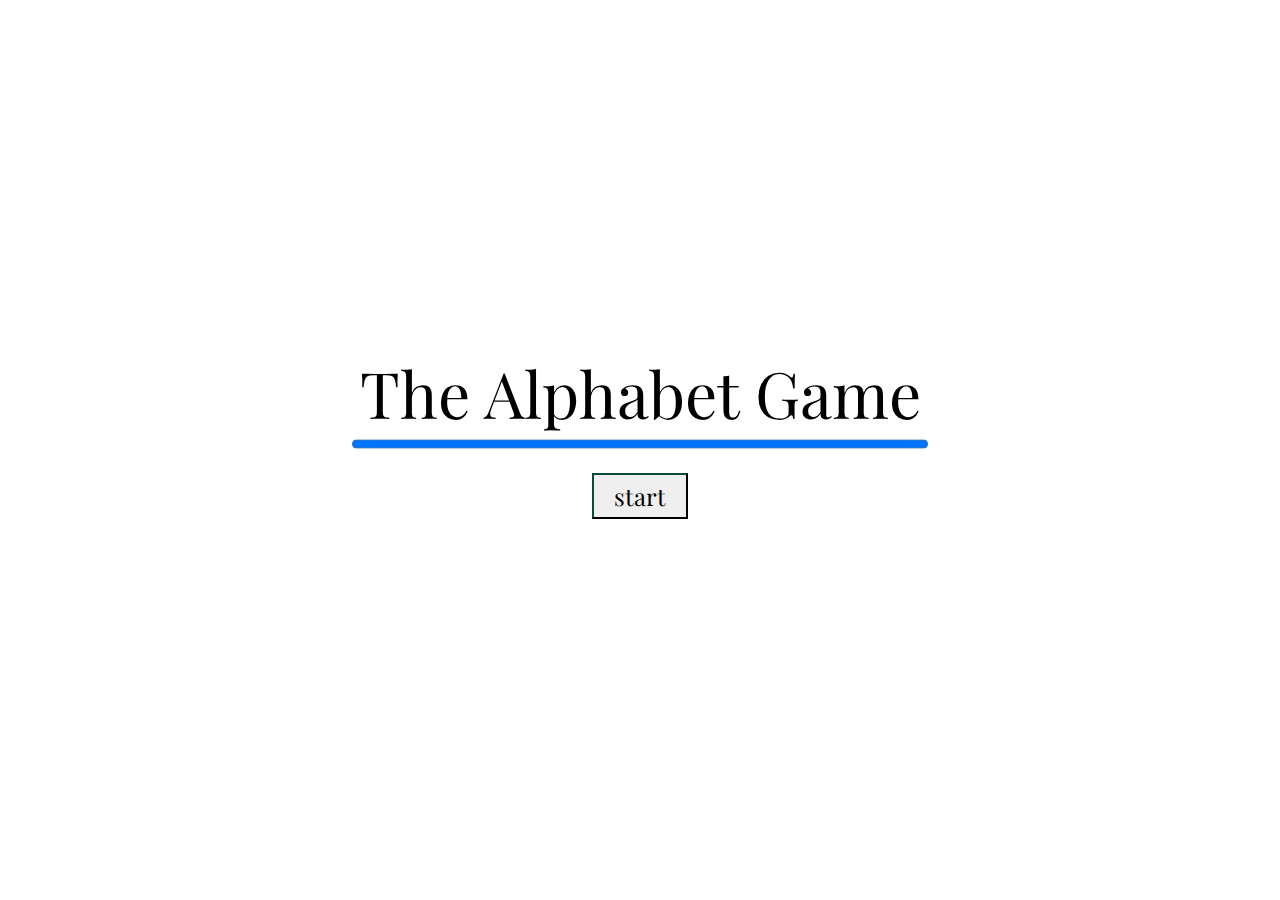
<file: alphabet/index.html>
<!doctype html>

<html lang="en">

<head>
    <meta charset="utf-8">

    <title>The Alphabet Game</title>
    <meta name="description" content="The Alphabet Game">
    <meta name="author" content="ksah466">

    <link rel="stylesheet" href="styles.css">
</head>

<body class="preload">
    <div id="center">
        <h1 class="title">The Alphabet Game</h1>
        <div id="start">
            <progress id="slider" value="0" max="100"></progress>
            <button id="start" disabled>start</button>
        </div>
        <div id="categories" style="display:none;">
            <h2>pick a category:</h2>
        </div>
    </div>

    <script type="module" src="main.js"></script>
</body>

</html>
</file>
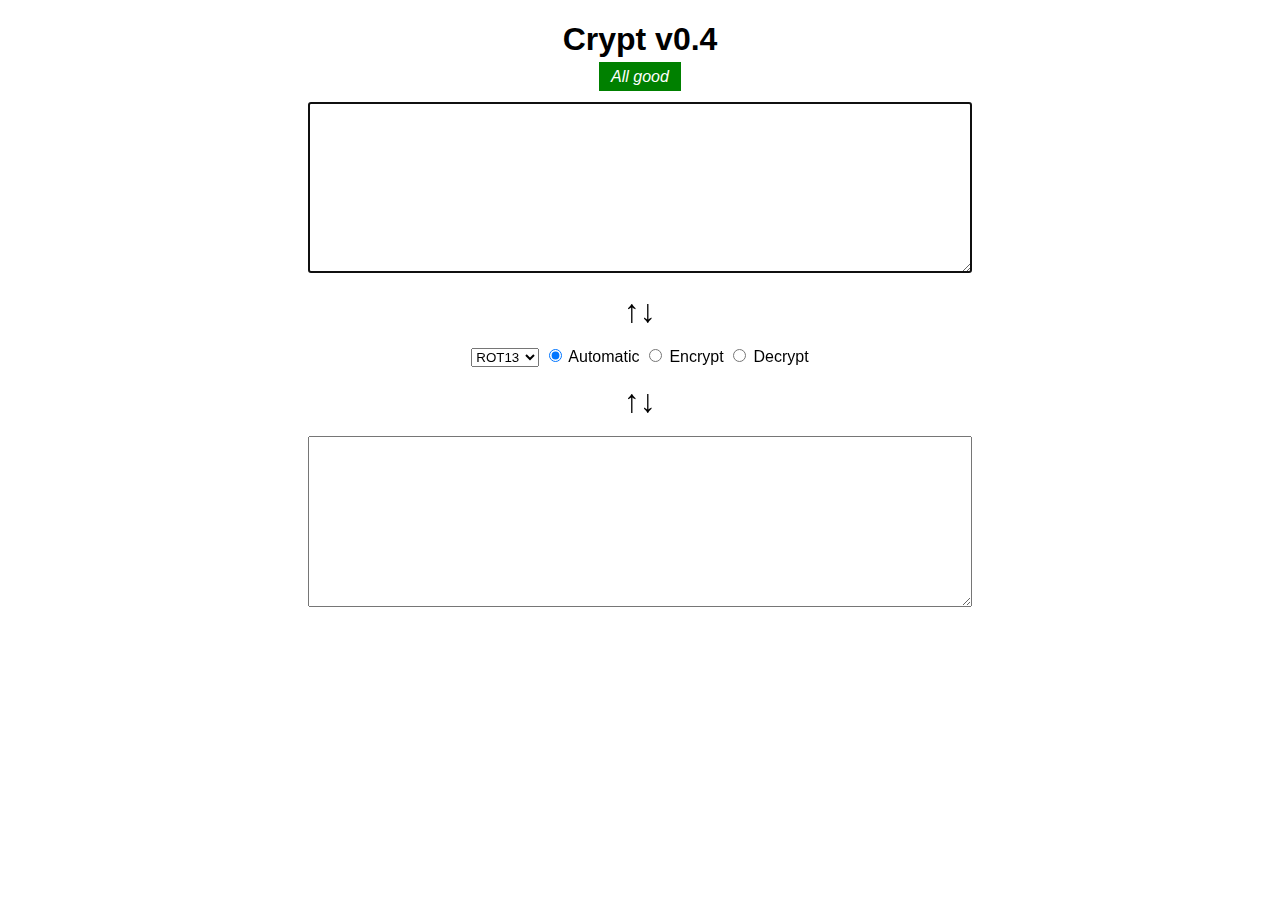
<file: crypt/index.html>
<!DOCTYPE html>
<html lang="en">

<head>
	<meta charset="utf-8" />

	<link rel="stylesheet" href="style.css">

	<title>Crypt</title>

	<script src="encondings.js"></script>
<body>

	<h1>Crypt v0.4</h1>

	<em><span id="status">All good</span></em>

	<p><textarea id="input" cols="80" rows="11" onkeyup="update()" onchange="update()" autofocus=""></textarea></p>

	<p class="arrow">↑↓</p>

	<p>
		<form action="">
			<select id="crypt" onchange="update()">
				<option value="rot13" selected="">ROT13</option>
				<option value="binary">Binary</option>
				<option value="base64">Base64</option>
			</select>

			<span id="mode" onchange="update()">
				<input type="radio" name="mode" value="auto" checked> Automatic
				<input type="radio" name="mode" value="encrypt"> Encrypt
				<input type="radio" name="mode" value="decrypt"> Decrypt
			</span>
		</form>
	</p>


	<p class="arrow">↑↓</p>

	<p><textarea id="output" cols="80" rows="11" readonly=""></textarea></p>

	<script src="crypt.js"></script>
</body>

</html>
</file>
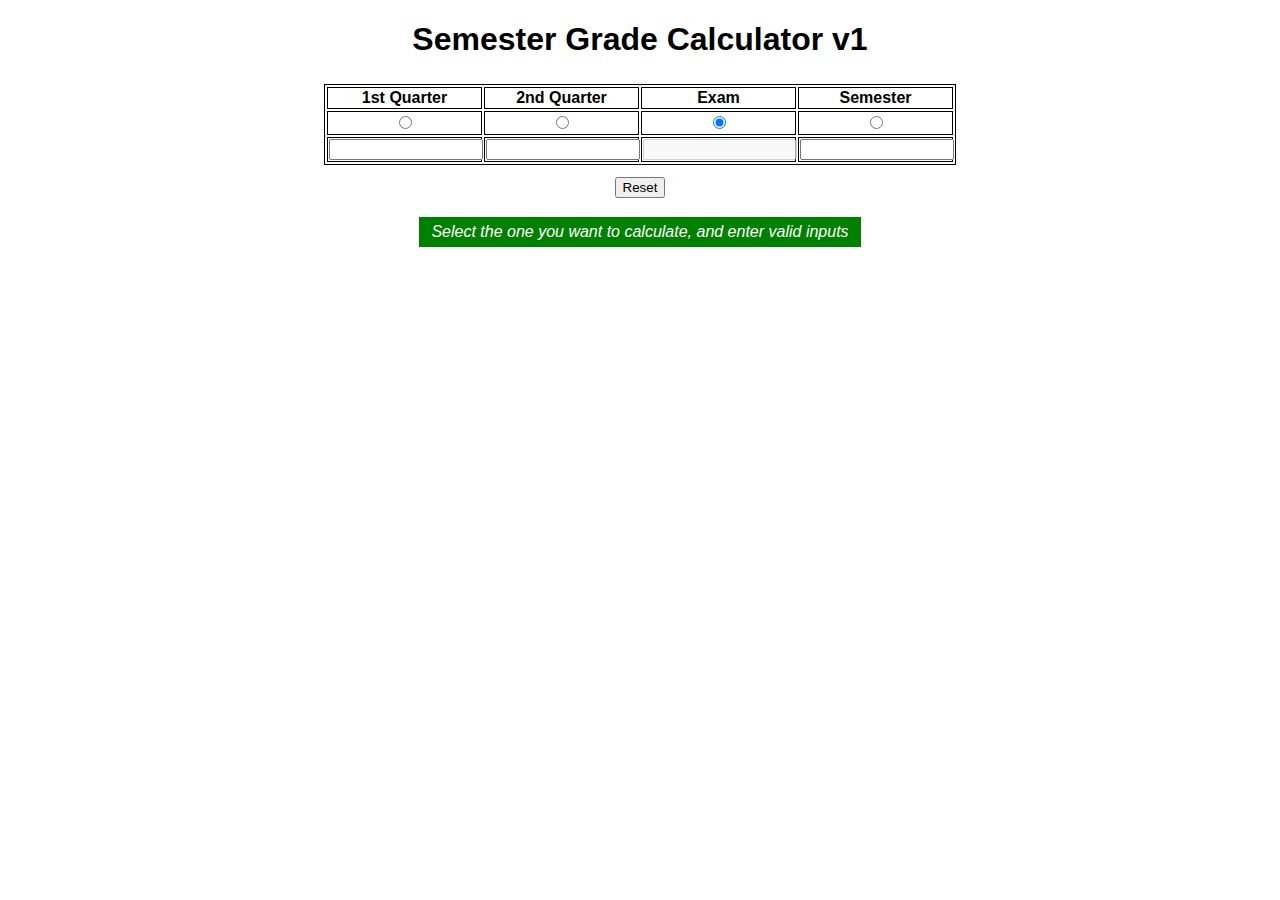
<file: exam-grade-calc/index.html>
<!DOCTYPE html>
<html lang="en">

<head>
	<meta charset="utf-8" />

	<link rel="stylesheet" href="style.css">

	<title>Semester Grade Calculator v1</title>

<body>

	<h1>Semester Grade Calculator v1</h1>

	<div>
		<table style="width:50%" onchange="update()">
			<tr>
				<th>1st Quarter</th>
				<th>2nd Quarter</th>
				<th>Exam</th>
				<th>Semester</th>
			</tr>
			<tr>
				<td><input type="radio" name="solver" value="q1"></td>
				<td><input type="radio" name="solver" value="q2"></td>
				<td><input type="radio" name="solver" value="exam" checked></td>
				<th><input type="radio" name="solver" value="final"></th>
			</tr>
			<tr>
				<td><input type="number" name="q1" min="0" max="100"></td>
				<td><input type="number" name="q2" min="0" max="100"></td>
				<td><input type="number" name="exam" min="0" max="100"></td>
				<td><input type="number" name="final" min="0" max="100"></td>
			</tr>

		</table>
	</div>

	<div> <input type="reset">
	</div>

	<em><span id="status">Select the one you want to calculate, and enter valid inputs </span></em>




	<script src="main.js"></script>
</body>

</html>
</file>
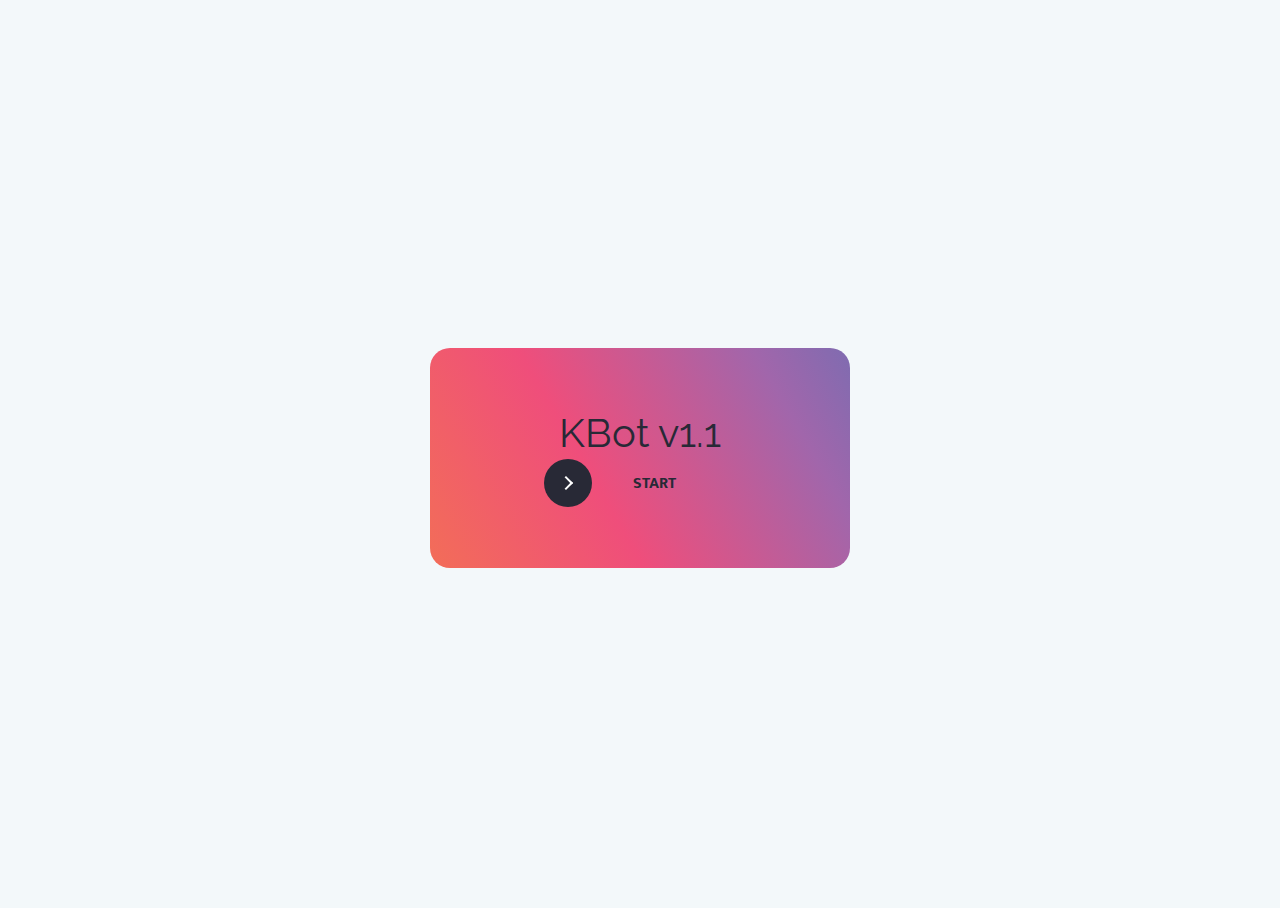
<file: kbot/index.html>
<!DOCTYPE html>
<html>

<head>
    <meta charset="utf-8" />
    <title>KBot v1.1</title>
    <link rel="stylesheet" type="text/css" media="screen" href="main.css" />
    <link rel="icon" type="image/png" href="assets/images/icon.png">
    <script src="jquery-3.3.1.min.js"></script>
    <script src="main.js"></script>
</head>

<body>
    <div class="gradient-border" id="box">KBot v1.1<br>
        <div id="container">
            <button class="learn-more">
                <div class="circle">
                    <span class="icon arrow"></span>
                </div>
                <p class="button-text">Start</p>
            </button>
        </div>
    </div>

    <div id="wave" style="display: none;">
        <span class="dot"></span>
        <span class="dot"></span>
        <span class="dot"></span>
    </div>

    <section id="name-input" style="display: none;">
        <form action="" autocomplete="off">
            <h1>Please Enter Your First Name</h1>
            <div class="input-container">
                <input id="name" class="input" type="text" pattern=".+" required />
                <label class="label" for="name">Name</label>
            </div>
        </form>
    </section>

    <div class="wrapper" id="bot-input" style="display: none;">
        <form>
            <h1>KBOT</h1>
            <hr class="sep" />
            <div>
                <h5 id="userMsg">[Your messages will be displayed here]</h5>
                <h5 id="aiMsg">[AI messages will be displayed here]</h5>
            </div>
            <hr class="sep" />

            <div class="group">
                <textarea type="textarea" rows="5" required="required"></textarea>
                <span class="highlight"></span><span class="bar"></span>
                <label>Message</label>
            </div>
            <div class="btn-box">
                <button class="btn btn-submit" type="submit">send</button>
            </div>
        </form>
    </div>

</body>

</html>
</file>
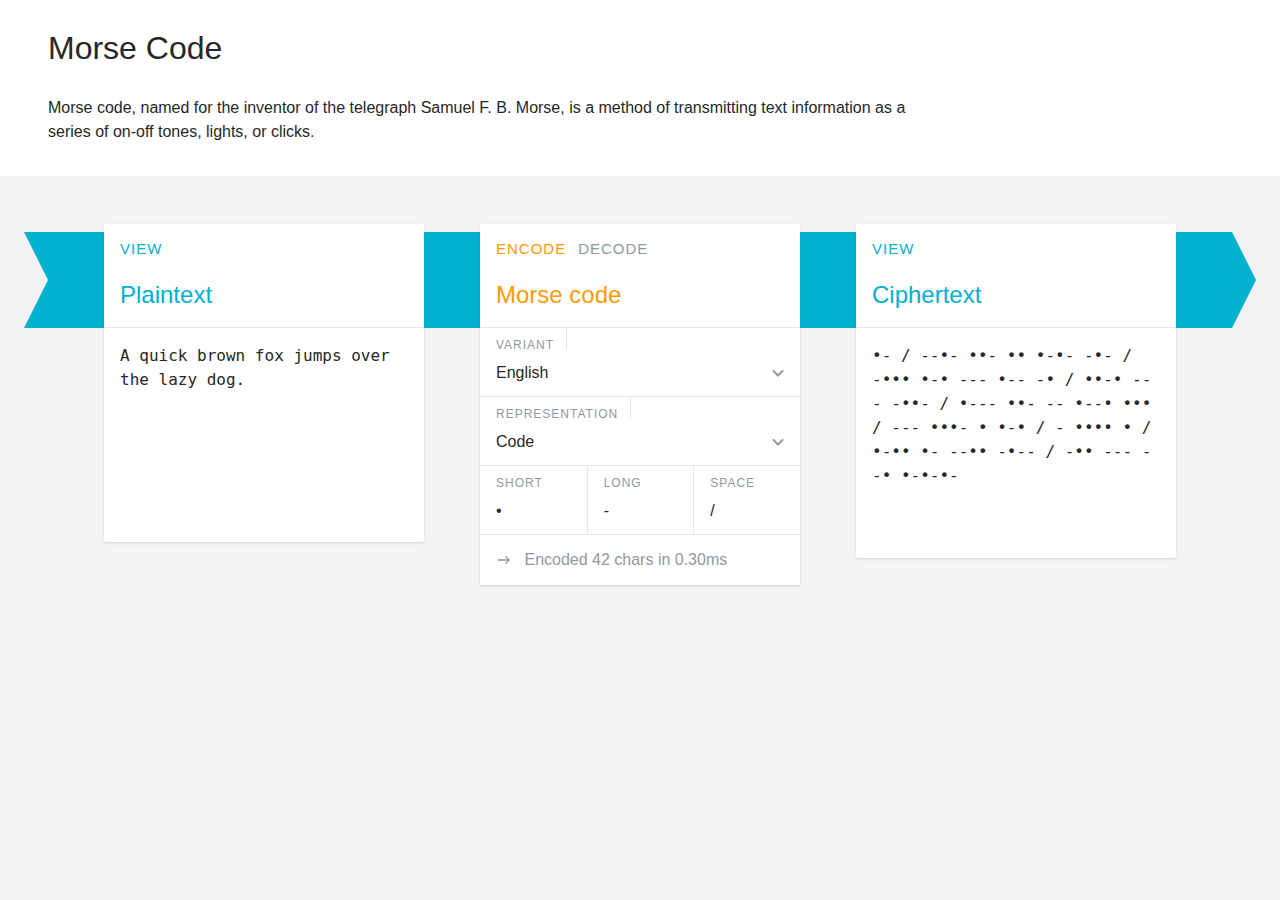
<file: morse-code/index.html>
<!DOCTYPE html>

<html lang="en"><head>
    <meta charset="UTF-8">
    <meta name="viewport" content="width=device-width, initial-scale=1.0">
    <meta http-equiv="X-UA-Compatible" content="ie=edge">
    <title>Morse Code Converter</title>
    <link rel="stylesheet" href="./main.css">
    <script src="https://ajax.googleapis.com/ajax/libs/jquery/1.8.0/jquery.min.js" type="text/javascript"></script>
    <script defer="" src="main.js"></script>
</head>

<body>
    <header class="app__header header">
        <div class="header__inner">
            <div class="header__item">
                <a class="header__brand" href="/">Morse Code</a>
            </div>
        </div>
    </header>


    <article class="app__pipe pipe">
        <header class="pipe__header">
            <div class="container">
                <p class="pipe__description">Morse code, named for the inventor of the telegraph Samuel F. B. Morse, is
                    a
                    method of transmitting text information as a series of on-off tones, lights, or clicks.</p>
            </div>
        </header>


        <div class="pipe__scrollable">
            <div class="pipe__content"><div class="pipe__part-pipe">
                    <div class="pipe__drop-handle"></div>
                </div>
                <div class="pipe__part-brick pipe__part-brick--viewer" >
                    <div class="brick viewer viewer-text" role="region" aria-label="Text viewer">
                        <header class="brick__header">
                            <ul class="brick__actions">
                                <li class="brick__action-item"><span class="brick__action brick__action--active">View</span></li>
                            </ul>
                            <h3 class="brick__title">Plaintext</h3>
                        </header>
                        <div class="brick__settings">
                            <div class="form"></div>
                        </div>
                        <div class="brick__content"><textarea class="viewer-text__textarea" aria-label="Content" spellcheck="false" style="height: 160px;"></textarea></div>
                        <footer class="brick__status brick__status--success">
                            <div class="brick__status-icon"></div>
                            <div class="brick__status-message"></div>
                        </footer>
                    </div>
                </div><div class="pipe__part-pipe">
                    <div class="pipe__drop-handle"></div>
                </div>
                <div class="pipe__part-brick pipe__part-brick--encoder" >
                    <div class="brick encoder" role="region" aria-label="Morse code encoder">
                        <header class="brick__header">
                            <ul class="brick__actions">
                                <li class="brick__action-item"><a id="encodeBtn" class="brick__action brick__action--active" >Encode</a></li>
                                <li class="brick__action-item"><a id="decodeBtn" class="brick__action" >Decode</a></li>
                            </ul>
                            <h3 class="brick__title">Morse code</h3>
                        </header>
                        <div class="brick__settings">
                            <div class="form">
                                <div class="field field-enum field-enum--default field--first" data-width="12"><label class="field__label" for="u1">Variant</label>
                                    <div class="field-enum__field"><select class="field-enum__select" id="u1">
                                            <option value="0" title="">English</option>
                                        </select></div>
                                </div>
                                <div class="field field-enum field-enum--default field--first" data-width="12"><label class="field__label" for="u2">Representation</label>
                                    <div class="field-enum__field"><select class="field-enum__select" id="u2">
                                            <option value="0" title="">Code</option>
                                        </select></div>
                                </div>
                                <div class="field field-text field--first" data-width="4"><label class="field__label" for="u3">Short</label>
                                    <div class="field-text__field"><input class="field-text__input" id="u3" type="text" spellcheck="false"></div>
                                </div>
                                <div class="field field-text" data-width="4"><label class="field__label" for="u4">Long</label>
                                    <div class="field-text__field"><input class="field-text__input" id="u4" type="text" spellcheck="false"></div>
                                </div>
                                <div class="field field-text" data-width="4"><label class="field__label" for="u5">Space</label>
                                    <div class="field-text__field"><input class="field-text__input" id="u5" type="text" spellcheck="false"></div>
                                </div>
                            </div>
                        </div>
                        <footer class="brick__status brick__status--forward">
                            <div class="brick__status-icon"></div>
                            <div class="brick__status-message">Encoded 168 chars in 0.68ms</div>
                        </footer>
                    </div>
                </div><div class="pipe__part-pipe">
                    <div class="pipe__drop-handle"></div>
                </div>
                <div class="pipe__part-brick pipe__part-brick--viewer" >
                    <div class="brick viewer viewer-text" role="region" aria-label="Text viewer">
                        <header class="brick__header">
                            <ul class="brick__actions">
                                <li class="brick__action-item"><span class="brick__action brick__action--active">View</span></li>
                            </ul>
                            <h3 class="brick__title">Ciphertext</h3>
                        </header>
                        <div class="brick__settings">
                            <div class="form"></div>
                        </div>
                        <div class="brick__content"><textarea class="viewer-text__textarea" aria-label="Content" spellcheck="false" style="height: 176px;"></textarea></div>
                        <footer class="brick__status brick__status--success">
                            <div class="brick__status-icon"></div>
                            <div class="brick__status-message"></div>
                        </footer>
                    </div>
                </div><div class="pipe__part-pipe">
                    <div class="pipe__drop-handle"></div>
                </div>
            </div>
        </div>
    </article>


</body></html>
</file>
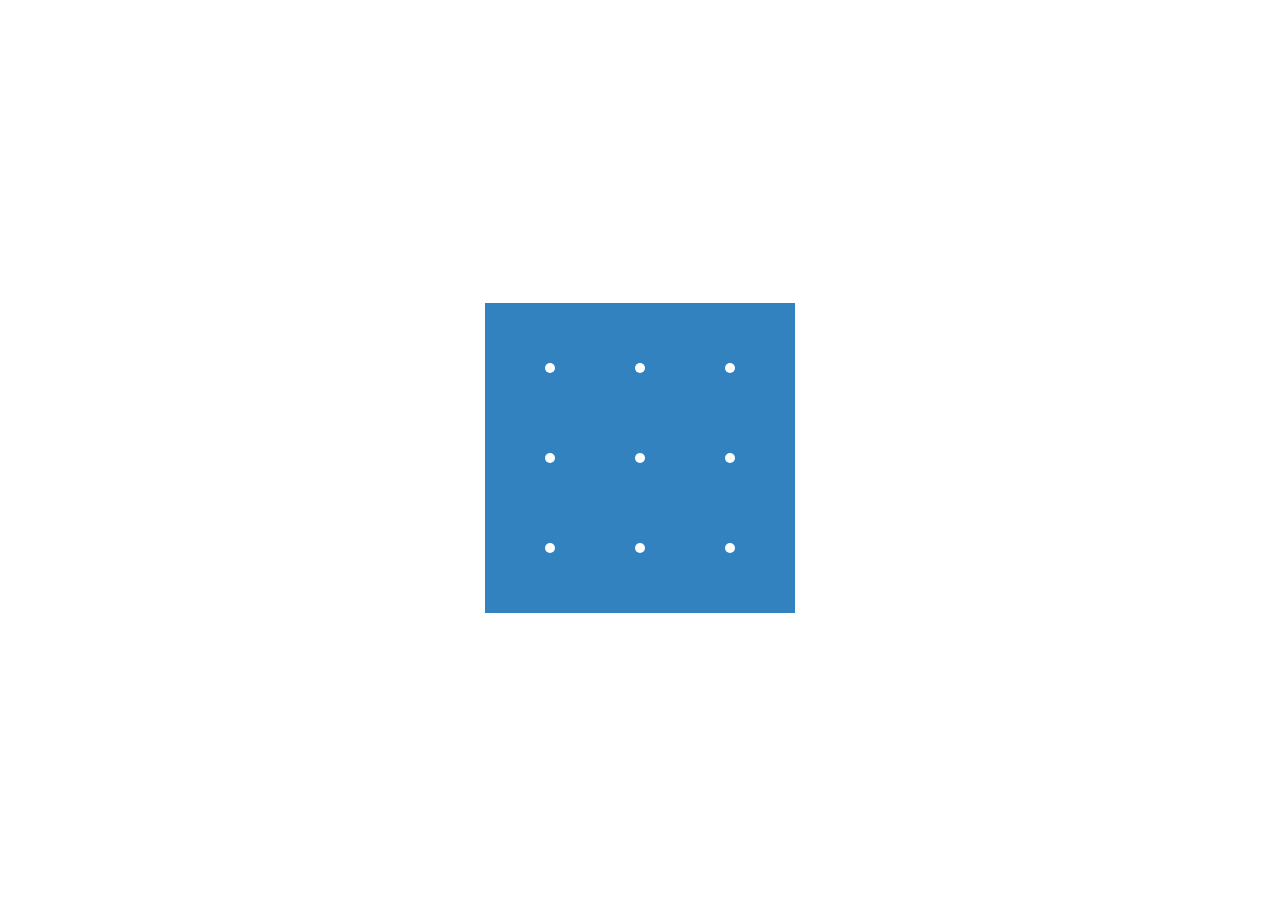
<file: secret-code/index.html>
<head><script defer="" type="module" src="./main.1f19ae8e.js"></script><link rel="stylesheet" href="./main.1f19ae8e.css"></head><body> <div id="center"> <div id="patternHolder"></div> <div id="colorPick" style="display:none;"> <h2>#FFFFFF</h2> </div> <div id="results" style="display:none;"> <h1>Here are your results:</h1> <p></p> </div> </div>
</body>
</file>
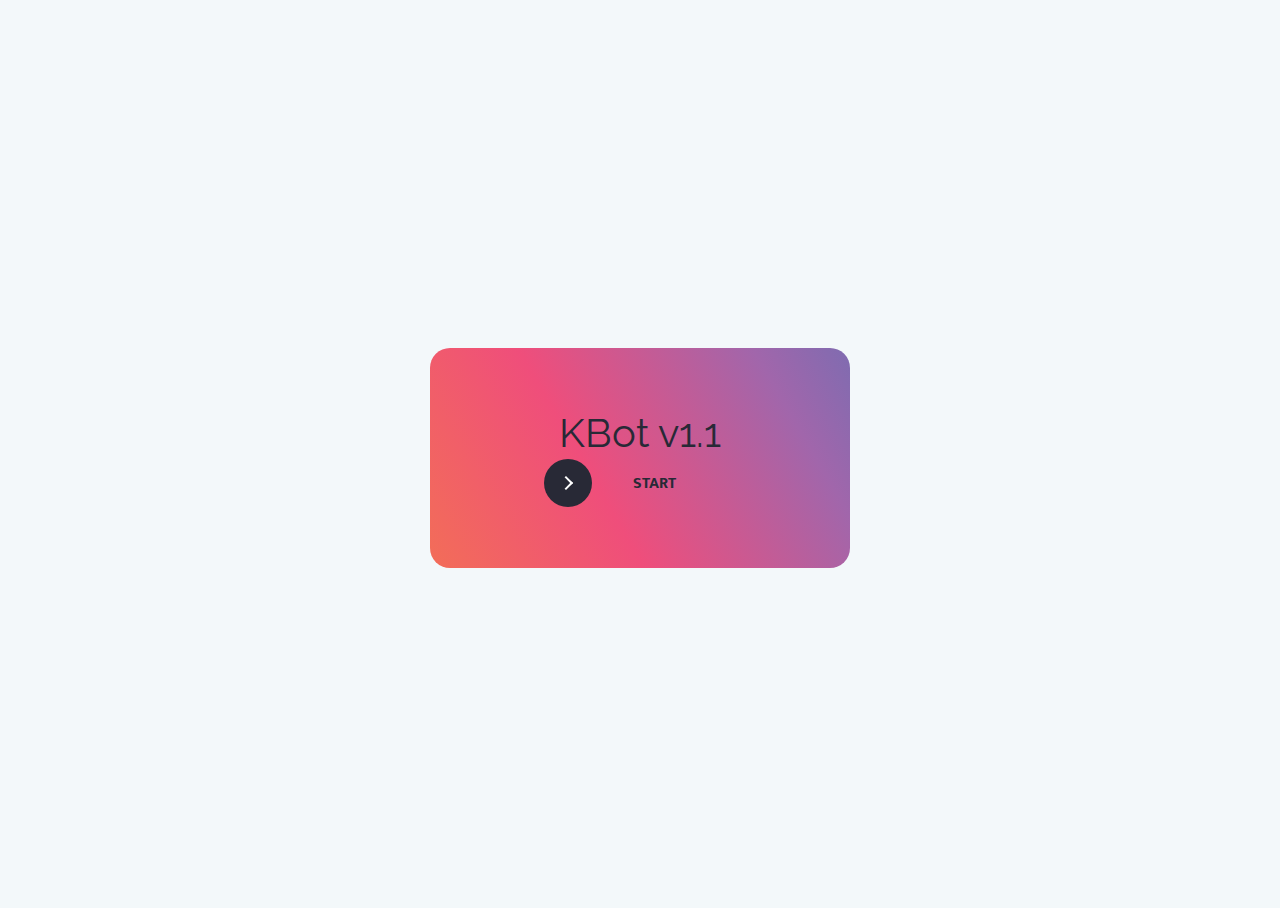
<file: kbot/prod/index.html>
<!doctypehtml><meta charset=utf-8><title>KBot v1.1</title><link href=main.css media=screen rel=stylesheet><script src=jquery-3.3.1.min.js></script><script src=main.js></script><div class=gradient-border id=box>KBot v1.1<br><div id=container><button class=learn-more><div class=circle><span class="arrow icon"></span></div><p class=button-text>Start</button></div></div><div id=wave style=display:none><span class=dot></span> <span class=dot></span> <span class=dot></span></div><section id=name-input style=display:none><form action=""autocomplete=off><h1>Please Enter Your First Name</h1><div class=input-container><input class=input id=name pattern=.+ required> <label class=label for=name>Name</label></div></form></section><div class=wrapper id=bot-input style=display:none><form><h1>KBOT</h1><hr class=sep><div><h5 id=userMsg>[Your messages will be displayed here]</h5><h5 id=aiMsg>[AI messages will be displayed here]</h5></div><hr class=sep><div class=group><textarea required rows=5 type=textarea></textarea> <span class=highlight></span><span class=bar></span> <label>Message</label></div><div class=btn-box><button class="btn btn-submit"type=submit>send</button></div></form></div>
</file>
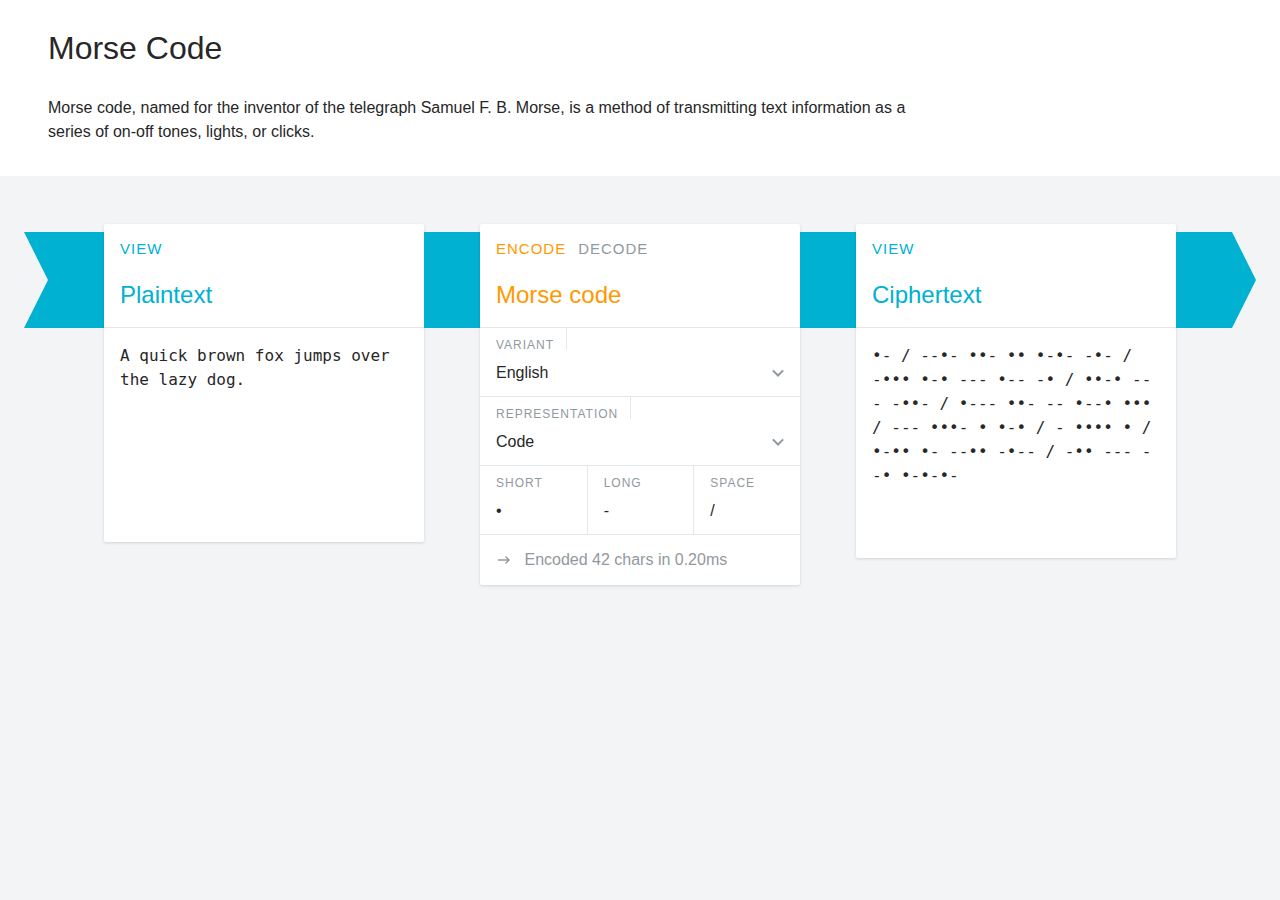
<file: morse-code/test/index.html>
<!DOCTYPE html><html lang="en"><head><meta charset="UTF-8"><meta name="viewport" content="width=device-width, initial-scale=1.0"><meta http-equiv="X-UA-Compatible" content="ie=edge"><title>Morse Code Converter</title><link rel="stylesheet" href="./main.af46ece4.css"><script src="https://ajax.googleapis.com/ajax/libs/jquery/1.8.0/jquery.min.js" type="text/javascript"></script><script defer src="./main.1f19ae8e.js"></script></head><body> <header class="app__header header"> <div class="header__inner"> <div class="header__item"> <a class="header__brand" href="/">Morse Code</a> </div> </div> </header> <article class="app__pipe pipe"> <header class="pipe__header"> <div class="container"> <p class="pipe__description">Morse code, named for the inventor of the telegraph Samuel F. B. Morse, is a method of transmitting text information as a series of on-off tones, lights, or clicks.</p> </div> </header> <div class="pipe__scrollable"> <div class="pipe__content"><div class="pipe__part-pipe"> <div class="pipe__drop-handle"></div> </div> <div class="pipe__part-brick pipe__part-brick--viewer"> <div class="brick viewer viewer-text" role="region" aria-label="Text viewer"> <header class="brick__header"> <ul class="brick__actions"> <li class="brick__action-item"><span class="brick__action brick__action--active">View</span></li> </ul> <h3 class="brick__title">Plaintext</h3> </header> <div class="brick__settings"> <div class="form"></div> </div> <div class="brick__content"><textarea class="viewer-text__textarea" aria-label="Content" spellcheck="false" style="height:160px;"></textarea></div> <footer class="brick__status brick__status--success"> <div class="brick__status-icon"></div> <div class="brick__status-message"></div> </footer> </div> </div><div class="pipe__part-pipe"> <div class="pipe__drop-handle"></div> </div> <div class="pipe__part-brick pipe__part-brick--encoder"> <div class="brick encoder" role="region" aria-label="Morse code encoder"> <header class="brick__header"> <ul class="brick__actions"> <li class="brick__action-item"><a id="encodeBtn" class="brick__action brick__action--active">Encode</a></li> <li class="brick__action-item"><a id="decodeBtn" class="brick__action">Decode</a></li> </ul> <h3 class="brick__title">Morse code</h3> </header> <div class="brick__settings"> <div class="form"> <div class="field field-enum field-enum--default field--first" data-width="12"><label class="field__label" for="u1">Variant</label> <div class="field-enum__field"><select class="field-enum__select" id="u1"> <option value="0">English</option> </select></div> </div> <div class="field field-enum field-enum--default field--first" data-width="12"><label class="field__label" for="u2">Representation</label> <div class="field-enum__field"><select class="field-enum__select" id="u2"> <option value="0">Code</option> </select></div> </div> <div class="field field-text field--first" data-width="4"><label class="field__label" for="u3">Short</label> <div class="field-text__field"><input class="field-text__input" id="u3" type="text" spellcheck="false"></div> </div> <div class="field field-text" data-width="4"><label class="field__label" for="u4">Long</label> <div class="field-text__field"><input class="field-text__input" id="u4" type="text" spellcheck="false"></div> </div> <div class="field field-text" data-width="4"><label class="field__label" for="u5">Space</label> <div class="field-text__field"><input class="field-text__input" id="u5" type="text" spellcheck="false"></div> </div> </div> </div> <footer class="brick__status brick__status--forward"> <div class="brick__status-icon"></div> <div class="brick__status-message">Encoded 168 chars in 0.68ms</div> </footer> </div> </div><div class="pipe__part-pipe"> <div class="pipe__drop-handle"></div> </div> <div class="pipe__part-brick pipe__part-brick--viewer"> <div class="brick viewer viewer-text" role="region" aria-label="Text viewer"> <header class="brick__header"> <ul class="brick__actions"> <li class="brick__action-item"><span class="brick__action brick__action--active">View</span></li> </ul> <h3 class="brick__title">Ciphertext</h3> </header> <div class="brick__settings"> <div class="form"></div> </div> <div class="brick__content"><textarea class="viewer-text__textarea" aria-label="Content" spellcheck="false" style="height:176px;"></textarea></div> <footer class="brick__status brick__status--success"> <div class="brick__status-icon"></div> <div class="brick__status-message"></div> </footer> </div> </div><div class="pipe__part-pipe"> <div class="pipe__drop-handle"></div> </div> </div> </div> </article> </body></html>
</file>
<file: alphabet/styles.css>
@import url('https://fonts.googleapis.com/css2?family=Playfair+Display&display=swap');

.preload * {
    -webkit-transition: none !important;
    -moz-transition: none !important;
    -ms-transition: none !important;
    -o-transition: none !important;
    transition: none !important;
}

#center, #start {
    display: flex;
    flex-direction: column;
    justify-content: center;
    align-items: center;
    text-align: center;
    font-family: 'Playfair Display', serif;
}

#center {
    min-height: 90vh;
}

#center h1 {
    font-size: 4em;
    font-weight: 100;
    margin-block-end: 0;
    transition-duration: 0.25s;
    transition-timing-function: ease-in-out;
}

#start, #start * {
    transition-duration: 0.25s;
    transition-timing-function: ease-in-out;
}

#start progress {
    font-size: 3.6em;
    height: 0.3em;
}

#start button {
    margin-top: 20px;
    border-color: rgba(6, 78, 59, 1);
    font-size: 1.5em;
    font-weight: 100;
    padding: 5px 20px;
    font-family: 'Playfair Display', serif;
}

#start button:hover:enabled {
    transform: scale(1.1); 
}

#categories h2 {
    opacity: 60%;
    margin-block-start: 0;
}
</file>
<file: crypt/style.css>
body {
    background-color: white;
    font-family: Sans-Serif;
    text-align: center;
}

h1 {
    margin-bottom: 0.3em;
}

h2 {
    font-size: 1em;
    font-weight: normal;
    margin: 0 auto 5em auto;
}

.arrow {
    font-size: 2.0em;
    font-weight: bold;
    margin: 0;
}

#status {
    background-color: green;
    padding: 0.4em 0.75em;
    color: white;
}
</file>
<file: exam-grade-calc/style.css>
body {
    background-color: white;
    font-family: Sans-Serif;
    text-align: center;
}

h1 {
    margin-bottom: 0.3em;
}

h2 {
    font-size: 1em;
    font-weight: normal;
    margin: 0 auto 5em auto;
}

table {
    table-layout: fixed;
    margin-top: 2%;
    margin-left: auto;
    margin-right: auto;
}

table,
th,
td {
    border: 1px solid black;
}

input[type=number] {
    width: 97%;
    text-align: center;  
    step: 0.01;
}

input::-webkit-outer-spin-button,
input::-webkit-inner-spin-button {
    -webkit-appearance: none;
    margin: 0; /* <-- Apparently some margin are still there even though it's hidden */
}

input[type=number] {
    -moz-appearance:textfield; /* Firefox */
}

input[type=reset] {
    margin-top: 1%;
    margin-bottom: 2%;
}

#status {
    background-color: green;
    padding: 0.4em 0.75em;
    color: white;
}
</file>
<file: kbot/main.css>
/*
---------------------------------------------------------------
Code for all
---------------------------------------------------------------
*/

@import url("https://fonts.googleapis.com/css?family=Raleway:200");
@import url('https://fonts.googleapis.com/css?family=Mukta:700');

html,
body {
  height: 100%;
}

body {
  display: flex;
  justify-content: center;
  align-items: center;
  text-align: center;
  overflow: hidden;
  height: 100%;
  background: #f3f8fa;
}

/*
---------------------------------------------------------------
Code for Main
---------------------------------------------------------------
*/

#box {
  display: flex;
  flex-direction: column;
  align-items: center;
  justify-content: center;
  width: 400px;
  height: 200px;
  color: #282936;
  font-family: "Raleway";
  font-size: 2.5rem;
}

.gradient-border {
  --borderWidth: 10px;
  /* background: #f3f8fa; */
  position: relative;
  border-radius: var(--borderWidth);
}

.gradient-border:after {
  content: "";
  position: absolute;
  top: calc(-1 * var(--borderWidth));
  left: calc(-1 * var(--borderWidth));
  height: calc(100% + var(--borderWidth) * 2);
  width: calc(100% + var(--borderWidth) * 2);
  background: linear-gradient(60deg,
    #f79533,
    #f37055,
    #ef4e7b,
    #a166ab,
    #5073b8,
    #1098ad,
    #07b39b,
    #6fba82);
  border-radius: calc(2 * var(--borderWidth));
  z-index: -1;
  animation: animatedgradient 3s ease alternate infinite;
  background-size: 300% 300%;
}

@keyframes animatedgradient {
  0% {
    background-position: 0% 50%;
  }

  50% {
    background-position: 100% 50%;
  }

  100% {
    background-position: 0% 50%;
  }
}

/*
---------------------------------------------------------------
Code for Button
---------------------------------------------------------------
*/

#container * {
  box-sizing: border-box;
}

#container *::before,
#container *::after {
  box-sizing: border-box;
}

.learn-more {
  font-family: "Mukta", sans-serif;
  font-size: 1rem;
  line-height: 1.5;
}

button {
  position: relative;
  display: inline-block;
  cursor: pointer;
  outline: none;
  border: 0;
  vertical-align: middle;
  text-decoration: none;
  background: transparent;
  padding: 0;
  font-size: inherit;
  font-family: inherit;
}

button.learn-more {
  width: 12rem;
  height: auto;
}

button.learn-more .circle {
  transition: all 0.45s cubic-bezier(0.65, 0, 0.076, 1);
  position: relative;
  margin: 0;
  width: 3rem;
  height: 3rem;
  background: #282936;
  border-radius: 1.625rem;
}

button.learn-more .circle .icon {
  transition: all 0.45s cubic-bezier(0.65, 0, 0.076, 1);
  position: absolute;
  top: 0;
  bottom: 0;
  margin: auto;
  background: #fff;
}

button.learn-more .circle .icon.arrow {
  transition: all 0.45s cubic-bezier(0.65, 0, 0.076, 1);
  left: 0.625rem;
  width: 1.125rem;
  height: 0.125rem;
  background: none;
}

button.learn-more .circle .icon.arrow::before {
  position: absolute;
  content: "";
  top: -0.25rem;
  right: 0.0625rem;
  width: 0.625rem;
  height: 0.625rem;
  border-top: 0.125rem solid #fff;
  border-right: 0.125rem solid #fff;
  transform: rotate(45deg);
}

button.learn-more .button-text {
  transition: all 0.45s cubic-bezier(0.65, 0, 0.076, 1);
  position: absolute;
  top: 0;
  left: 0;
  right: 0;
  bottom: 0;
  padding: 0.75rem 0;
  margin: 0 0 0 1.85rem;
  color: #282936;
  font-weight: 700;
  line-height: 1.6;
  text-align: center;
  text-transform: uppercase;
}

button:hover .circle {
  width: 100%;
}

button:hover .circle .icon.arrow {
  background: #fff;
  transform: translate(1rem, 0);
}

button:hover .button-text {
  color: #fff;
}

/*
---------------------------------------------------------------
Code for Loading
---------------------------------------------------------------
*/

div#wave {
  position: relative;
  text-align: center;
  margin: 0;
  padding: 0;
}

div#wave .dot {
  display: inline-block;
  width: 12px;
  height: 12px;
  border-radius: 50%;
  margin-right: 3px;
  background: #303131;
  animation: wave 1.3s ease infinite;
}

div#wave .dot:nth-child(2) {
  animation-delay: -1.1s;
}

div#wave .dot:nth-child(3) {
  animation-delay: -0.9s;
}

@keyframes wave {

  0%,
  60%,
  100% {
    transform: initial;
  }

  30% {
    transform: translateY(-15px);
  }
}

/*
---------------------------------------------------------------
Code for Name Input
---------------------------------------------------------------
*/

.input-container {
  position: relative;
}

input {
  border: 0;
  border-bottom: 2px solid #9e9e9e;
  outline: none;
  transition: .2s ease-in-out;
  box-sizing: border-box;
}

label {
  top: 0;
  left: 0; right: 0;
  color: #616161;
  display: flex;
  align-items: center;
  position: absolute;
  font-size: 1rem;
  cursor: text;
  transition: .2s ease-in-out;
  box-sizing: border-box;
  font-family: "Mukta", sans-serif;
}

input,
label {
  width: 100%;
  height: 3rem;
  font-size: 1rem;
}

input:valid,
input:focus {
  border-bottom: 2px solid #26a69a;  
}

input:valid + label,
input:focus + label {
  color: #26a69a;
  font-size: .8rem;
  top: -30px;
  pointer-events: none;
}

h1 {
	color: #616161;
	text-align: center;
  margin-bottom: 30px;
  font-family: "Raleway";
}

section {
	margin: 15px;
	box-shadow: 0 2px 2px 0 rgba(0,0,0,0.14), 0 1px 5px 0 rgba(0,0,0,0.12), 0 3px 1px -2px rgba(0,0,0,0.2);
	padding: 20px;
	border-radius: 0 0 2px 2px;
	background-color: #FFF;
}

/*
---------------------------------------------------------------
Code for Bot Input
---------------------------------------------------------------
*/

.wrapper form {
  width: 320px;
  margin: 45px auto;
}
.wrapper form h1 {
  font-size: 3em;
  font-weight: 300;
  text-align: center;
  color: #2196f3;
}
.wrapper form h5 {
  text-align: center;
  font-family: "Mukta", sans-serif;
  color: #616161;
}
.wrapper form hr.sep {
  background: #2196f3;
  box-shadow: none;
  border: none;
  height: 2px;
  width: 25%;
}
.wrapper form .emoji {
  font-size: 1.2em;
}

.group {
  position: relative;
  margin: 45px 0;
}

textarea {
  resize: none;
}

textarea {
  background: none;
  color: #61616f;
  font-size: 18px;
  padding: 10px 10px 10px 5px;
  display: block;
  width: 320px;
  border: none;
  border-radius: 0;
  border-bottom: 1px solid #c6c6c6;
}
textarea:focus {
  outline: none;
}
textarea:focus ~ label, textarea:valid ~ label {
  top: -19px;
  font-size: 12px;
  color: #2196f3;
}
textarea:focus ~ .bar:before {
  width: 320px;
}

.group label {
  color: #616161;
  font-size: 16px;
  font-weight: normal;
  position: absolute;
  pointer-events: none;
  left: 5px;
  top: 10px;
  transition: 300ms ease all;
}

.bar {
  position: relative;
  display: block;
  width: 320px;
}
.bar:before {
  content: "";
  height: 2px;
  width: 0;
  bottom: 0px;
  position: absolute;
  background: #2196f3;
  transition: 300ms ease all;
  left: 0%;
}

.btn {
  background: #fff;
  color: #959595;
  border: none;
  padding: 10px 20px;
  border-radius: 3px;
  letter-spacing: 0.06em;
  text-transform: uppercase;
  text-decoration: none;
  outline: none;
  box-shadow: 0 1px 3px rgba(0, 0, 0, 0.12), 0 1px 2px rgba(0, 0, 0, 0.24);
  transition: all 0.3s cubic-bezier(0.25, 0.8, 0.25, 1);
}
.btn:hover {
  color: #8b8b8b;
  box-shadow: 0 7px 14px rgba(0, 0, 0, 0.18), 0 5px 5px rgba(0, 0, 0, 0.12);
}
.btn.btn-link {
  background: #2196f3;
  color: #d3eafd;
}
.btn.btn-link:hover {
  background: #0d8aee;
  color: #deeffd;
}
.btn.btn-submit {
  background: #2196f3;
  color: #bce0fb;
}
.btn.btn-submit:hover {
  background: #0d8aee;
  color: #deeffd;
}
.btn.btn-cancel {
  background: #eee;
}
.btn.btn-cancel:hover {
  background: #e1e1e1;
  color: #8b8b8b;
}

.btn-box {
  text-align: center;
  margin: 50px 0;
  font-family: sans-serif;
}
</file>
<file: morse-code/main.css>
@charset "UTF-8";

.brick__status,
.field-enum--radio .field-enum__option-label,
.field__message,
.footer__brand,
.footer__description,
.footer__description>a,
.header__badge,
.link-list,
.menu__button,
.modal-library__brick,
.modal-library__category-title,
.page__content p,
.pipe__description,
button,
input,
select,
textarea {
    font-family: Roboto, sans-serif;
    font-weight: 400;
    font-size: 16px;
    line-height: 1.5
}

.footer__description>a,
.link-list {
    font-weight: 500;
    line-height: 1.8
}

.header__brand {
    font-family: Roboto, sans-serif;
    font-weight: 500;
    font-size: 32px
}

#carbonads .carbon-poweredby,
#carbonads .carbon-text,
.featured__copy,
.featured__disclamer {
    font-family: Roboto, sans-serif;
    font-weight: 400;
    font-size: 13px;
    line-height: 18px
}

.page__title,
.pipe__title {
    font-family: Roboto, sans-serif;
    font-weight: 500;
    font-size: 21px;
    line-height: 1.5
}

.modal__header,
.page__content h2,
.page__content h3,
.page__content h4,
.page__content h5,
.page__content h6 {
    font-family: Roboto, sans-serif;
    font-weight: 500;
    font-size: 18px;
    line-height: 1.5
}

.brick__action,
.featured__visual-text {
    font-family: Roboto, sans-serif;
    font-weight: 500;
    font-size: 15px;
    text-transform: uppercase;
    letter-spacing: 1px
}

.brick__title {
    font-family: Roboto, sans-serif;
    font-weight: 500;
    font-size: 24px;
    line-height: 28px
}

.field__label {
    font-family: Roboto, sans-serif;
    font-weight: 500;
    font-size: 12px;
    line-height: 10px;
    text-transform: uppercase;
    letter-spacing: 1px
}

.field-boolean__toggle,
.field-byte__input[type=text],
.field-enum--default .field-enum__select,
.field-enum--radio .field-enum__option-radio:checked+.field-enum__option-label,
.field-number__display,
.field-number__input,
.field-text__input[type=text] {
    font-family: Roboto, sans-serif;
    font-weight: 500;
    font-size: 16px
}

.viewer-text__textarea {
    font-family: "Source Code Pro", monospace;
    font-weight: 400;
    font-size: 16px;
    line-height: 1.5
}

.modal__btn-close::before,
.modal__btn-close:hover::before {
    display: block;
    background-position: center center;
    background-repeat: no-repeat
}

.modal__btn-close::before,
.modal__btn-close:hover::before {
    width: 16px;
    height: 16px;
    background-image: url([data-uri])
}

.modal__btn-close::before {
    width: 16px;
    height: 16px;
    background-image: url([data-uri])
}

#carbonads,
.brick,
.featured,
.field__message,
.modal-library__brick {
    box-shadow: 0 1px 3px 0 rgba(0, 0, 0, .14);
    border-radius: 2px;
    background: #fff
}

.menu {
    box-shadow: 0 4px 12px 1px rgba(0, 0, 0, .14);
    border-radius: 3px;
    background: #fff
}

.modal__dialog {
    box-shadow: 0 1px 3px 0 rgba(0, 0, 0, .14);
    border-radius: 4px;
    background: #fff
}

/*! normalize-scss | MIT/GPLv2 License | bit.ly/normalize-scss */
html {
    line-height: 1.15;
    -ms-text-size-adjust: 100%;
    -webkit-text-size-adjust: 100%
}

body {
    margin: 0
}

article,
aside,
footer,
header,
nav,
section {
    display: block
}

h1 {
    font-size: 2em;
    margin: .67em 0
}

figcaption,
figure {
    display: block
}

figure {
    margin: 1em 40px
}

hr {
    box-sizing: content-box;
    height: 0;
    overflow: visible
}

main {
    display: block
}

pre {
    font-family: monospace, monospace;
    font-size: 1em
}

a {
    background-color: transparent;
    -webkit-text-decoration-skip: objects
}

abbr[title] {
    border-bottom: none;
    text-decoration: underline;
    -webkit-text-decoration: underline dotted;
    text-decoration: underline dotted
}

b,
strong {
    font-weight: inherit
}

b,
strong {
    font-weight: bolder
}

code,
kbd,
samp {
    font-family: monospace, monospace;
    font-size: 1em
}

dfn {
    font-style: italic
}

mark {
    background-color: #ff0;
    color: #000
}

small {
    font-size: 80%
}

sub,
sup {
    font-size: 75%;
    line-height: 0;
    position: relative;
    vertical-align: baseline
}

sub {
    bottom: -.25em
}

sup {
    top: -.5em
}

audio,
video {
    display: inline-block
}

audio:not([controls]) {
    display: none;
    height: 0
}

img {
    border-style: none
}

svg:not(:root) {
    overflow: hidden
}

button,
input,
optgroup,
select,
textarea {
    font-family: sans-serif;
    font-size: 100%;
    line-height: 1.15;
    margin: 0
}

button {
    overflow: visible
}

button,
select {
    text-transform: none
}

[type=reset],
[type=submit],
button,
html [type=button] {
    -webkit-appearance: button
}

[type=button]::-moz-focus-inner,
[type=reset]::-moz-focus-inner,
[type=submit]::-moz-focus-inner,
button::-moz-focus-inner {
    border-style: none;
    padding: 0
}

[type=button]:-moz-focusring,
[type=reset]:-moz-focusring,
[type=submit]:-moz-focusring,
button:-moz-focusring {
    outline: 1px dotted ButtonText
}

input {
    overflow: visible
}

[type=checkbox],
[type=radio] {
    box-sizing: border-box;
    padding: 0
}

[type=number]::-webkit-inner-spin-button,
[type=number]::-webkit-outer-spin-button {
    height: auto
}

[type=search] {
    -webkit-appearance: textfield;
    outline-offset: -2px
}

[type=search]::-webkit-search-cancel-button,
[type=search]::-webkit-search-decoration {
    -webkit-appearance: none
}

::-webkit-file-upload-button {
    -webkit-appearance: button;
    font: inherit
}

fieldset {
    padding: .35em .75em .625em
}

legend {
    box-sizing: border-box;
    display: table;
    max-width: 100%;
    padding: 0;
    color: inherit;
    white-space: normal
}

progress {
    display: inline-block;
    vertical-align: baseline
}

textarea {
    overflow: auto
}

details {
    display: block
}

summary {
    display: list-item
}

menu {
    display: block
}

canvas {
    display: inline-block
}

template {
    display: none
}

[hidden] {
    display: none
}

* {
    outline: 0;
    box-sizing: border-box;
    transition-timing-function: ease;
    flex-shrink: 0;
    flex-grow: 0;
    flex-basis: auto
}

body,
html {
    min-height: 100%;
    margin: 0;
    padding: 0
}

body {
    overflow-x: hidden;
    overflow-y: auto;
    background: #fff;
    font-size: 16px;
    line-height: 1.15
}

body,
button,
input,
select,
textarea {
    color: #272727;
    -webkit-font-smoothing: antialiased;
    -moz-osx-font-smoothing: grayscale
}

button:disabled,
input:disabled,
select:disabled,
textarea:disabled {
    -webkit-text-fill-color: #272727
}

button {
    padding: 0;
    border: none;
    text-align: left;
    cursor: pointer;
    background: 0 0;
    color: inherit;
    font: inherit
}

input[type=text],
select,
textarea {
    margin: 0;
    padding: 0;
    width: 100%
}

input[type=number] {
    -moz-appearance: textfield
}

textarea {
    resize: none;
    width: 100%
}

h1,
h2,
h3,
h4,
h5,
h6,
ol,
p,
ul {
    margin: 0;
    padding: 0
}

ol,
ul {
    list-style-type: none
}

a {
    text-decoration: inherit;
    color: inherit
}

img {
    width: 100%
}

.container,
.header {
    padding: 0 16px
}

@media screen and (min-width:768px) and (max-width:999px) {

    .container,
    .header {
        padding: 0 32px
    }
}

@media screen and (min-width:1000px) and (max-width:1399px) {

    .container,
    .header {
        padding: 0 48px
    }
}

@media screen and (min-width:1400px) {

    .container,
    .header {
        padding: 0 64px
    }
}

.link-list {
    display: flex;
    flex-direction: row;
    flex-wrap: wrap;
    margin: 0 -16px
}

@media screen and (min-width:768px) and (max-width:999px) {
    .link-list {
        justify-content: center
    }
}

@media screen and (min-width:0) and (max-width:767px) {
    .link-list {
        flex-direction: column;
        margin: 0;
        border: 1px solid #e3e8ec;
        border-radius: 2px
    }
}

@media screen and (min-width:0) and (max-width:767px) {
    .link-list__item {
        border-bottom: 1px solid #e3e8ec
    }

    .link-list__item:last-child {
        border-bottom: none
    }
}

.link-list__link {
    padding: 0 16px
}

.link-list__link:hover {
    color: #00a3cc
}

@media screen and (min-width:0) and (max-width:767px) {
    .link-list__link {
        display: block;
        padding: 8px 16px;
        text-align: left
    }
}

.btn-more {
    display: inline-block;
    width: 40px;
    height: 16px;
    margin: 0 2px;
    background-image: url([data-uri]);
    background-size: contain;
    font-size: 0;
    color: transparent;
    line-height: 27px
}

.btn-more--hover,
.btn-more:hover {
    background-image: url([data-uri])
}

.app {
    display: flex;
    flex-direction: column;
    width: 100%
}

.header {
    position: relative;
    z-index: 10
}

@media screen and (min-width:0) and (max-width:767px) {
    .header {
        padding: 24px 0
    }
}

.header__inner {
    display: flex;
    margin: -8px 0;
    justify-content: center;
    align-items: center;
    flex-direction: column
}

@media screen and (min-width:768px) {
    .header__inner {
        flex-direction: row;
        justify-content: flex-start;
        height: 96px;
        margin: 0 -8px
    }
}

.header__featured,
.header__item {
    padding: 8px 0
}

@media screen and (min-width:768px) {

    .header__featured,
    .header__item {
        padding: 0 8px
    }
}

@media screen and (min-width:0) and (max-width:767px) {
    .header__featured {
        margin-bottom: -24px
    }
}

.header__brand {
    display: block;
    line-height: 1.4
}

.header__badge {
    display: block;
    padding: 0 8px;
    line-height: 32px;
    background: #f2f4f6;
    border-radius: 2px
}

@media screen and (min-width:768px) {
    .header__flexible-space {
        flex-grow: 1;
        flex-basis: 0
    }
}

.modal-visible {
    overflow: hidden
}

.modal {
    display: block;
    position: fixed;
    top: 0;
    right: 0;
    bottom: 0;
    left: 0;
    z-index: 100;
    visibility: hidden;
    outline: 0;
    transition-property: visibility;
    transition-duration: .6s
}

.modal--visible {
    visibility: visible
}

.modal__backdrop {
    position: absolute;
    top: 0;
    right: 0;
    bottom: 0;
    left: 0;
    width: 100%;
    height: 100%;
    background: #000;
    opacity: 0;
    transition-property: opacity;
    transition-duration: .4s;
    transition-delay: .2s
}

.modal--visible .modal__backdrop {
    opacity: .4;
    transition-delay: 0s
}

.modal__scrollable {
    position: absolute;
    top: 0;
    right: 0;
    bottom: 0;
    left: 0;
    width: 100%;
    height: 100%;
    overflow-x: hidden;
    overflow-y: auto;
    -ms-scroll-chaining: none;
    overscroll-behavior: contain
}

.modal__outer {
    display: block;
    position: relative;
    width: auto;
    margin: 0 auto;
    padding: 0 8px;
    transform: translate(0, -140px);
    transition-property: transform;
    transition-duration: .4s;
    pointer-events: none
}

.modal--visible .modal__outer {
    transform: none
}

@media screen and (min-width:0) and (max-width:767px) {
    .modal__outer {
        max-width: 552px
    }
}

@media screen and (min-width:768px) and (max-width:999px) {
    .modal__outer {
        max-width: 568px;
        margin-bottom: 24px
    }
}

@media screen and (min-width:1000px) and (max-width:1399px) {
    .modal__outer {
        max-width: 584px;
        margin-bottom: 32px
    }
}

@media screen and (min-width:1400px) {
    .modal__outer {
        max-width: 584px;
        margin-bottom: 32px
    }
}

@media screen and (min-width:0) and (max-width:767px) {
    .modal__outer {
        padding-top: 8px;
        padding-bottom: 8px
    }
}

.modal__dialog {
    display: flex;
    position: relative;
    flex-direction: column;
    width: 100%;
    background: #fff;
    pointer-events: auto;
    outline: 0;
    overflow: hidden;
    transition-property: height;
    transition-duration: .4s
}

@media screen and (min-width:768px) {
    .modal__dialog {
        border-radius: 0 0 4px 4px
    }
}

.modal__header {
    position: relative;
    padding-top: 16px;
    padding-bottom: 16px
}

@media screen and (min-width:0) and (max-width:767px) {
    .modal__header {
        padding-left: 16px;
        padding-right: 16px
    }
}

@media screen and (min-width:768px) and (max-width:999px) {
    .modal__header {
        padding-left: 24px;
        padding-right: 24px
    }
}

@media screen and (min-width:1000px) and (max-width:1399px) {
    .modal__header {
        padding-left: 32px;
        padding-right: 32px
    }
}

@media screen and (min-width:1400px) {
    .modal__header {
        padding-left: 32px;
        padding-right: 32px
    }
}

.modal__btn-close {
    display: flex;
    flex-direction: column;
    justify-content: center;
    position: absolute;
    top: 0;
    right: 0;
    bottom: 0;
    padding: 0 24px;
    font-size: 0;
    color: transparent
}

@media screen and (min-width:0) and (max-width:767px) {
    .modal__btn-close {
        padding-right: 16px
    }
}

@media screen and (min-width:768px) and (max-width:999px) {
    .modal__btn-close {
        padding-right: 24px
    }
}

@media screen and (min-width:1000px) and (max-width:1399px) {
    .modal__btn-close {
        padding-right: 32px
    }
}

@media screen and (min-width:1400px) {
    .modal__btn-close {
        padding-right: 32px
    }
}

.modal__btn-close::before {
    content: ''
}

.modal__content {
    background: #f2f4f6
}

@media screen and (min-width:0) and (max-width:767px) {
    .modal__content {
        padding: 16px
    }
}

@media screen and (min-width:768px) and (max-width:999px) {
    .modal__content {
        padding: 24px
    }
}

@media screen and (min-width:1000px) and (max-width:1399px) {
    .modal__content {
        padding: 32px
    }
}

@media screen and (min-width:1400px) {
    .modal__content {
        padding: 32px
    }
}

.menu {
    display: block;
    visibility: hidden;
    background: #fff;
    z-index: 10;
    max-height: 56px;
    padding: 8px 0;
    overflow: hidden;
    transition-property: none;
    transition-duration: .6s;
    transition-timing-function: linear
}

.menu__list {
    flex-direction: column
}

.menu__button {
    display: block;
    padding: 8px 16px;
    width: 100%;
    line-height: 24px;
    color: #272727
}

.menu__button:hover {
    background: #f2f4f6
}

.menu--visible {
    transition-property: visibility, max-height;
    visibility: visible;
    max-height: 500px
}

#carbonads,
.featured {
    display: block;
    position: relative;
    overflow: hidden;
    width: 375px;
    margin-bottom: -4px
}

@media screen and (min-width:0) and (max-width:767px) {

    #carbonads,
    .featured {
        margin: 0 auto -2px
    }
}

@media screen and (max-width:375px) {

    #carbonads,
    .featured {
        width: 100%;
        border-radius: 0;
        margin-bottom: 0
    }
}

@media screen and (min-width:768px) {

    #carbonads,
    .featured {
        border-top-left-radius: 0;
        border-top-right-radius: 0
    }
}

#carbonads .carbon-wrap,
.featured__content {
    display: flex;
    flex-direction: row
}

#carbonads .carbon-img,
.featured__visual {
    display: block;
    position: relative;
    width: 130px;
    height: 100px
}

.featured__visual-text {
    display: block;
    position: absolute;
    top: 48%;
    left: 50%;
    transform: translate(-50%, -50%);
    max-width: 80%
}

#carbonads .carbon-text,
.featured__copy {
    display: block;
    flex-grow: 1;
    flex-basis: 0;
    padding: 10px 14px 0;
    margin-bottom: 28px
}

#carbonads .carbon-poweredby,
.featured__disclamer {
    display: block;
    position: absolute;
    left: 130px;
    bottom: 0;
    right: 0;
    padding: 0 14px 10px;
    color: #90999e
}

.page__header {
    padding: 40px 0;
    border-top: 1px solid #e3e8ec;
    border-bottom: 1px solid #e3e8ec
}

.page__content {
    padding: 40px 0;
    max-width: 848px
}

.page__content h2,
.page__content h3,
.page__content h4,
.page__content h5,
.page__content h6 {
    margin: 32px 0 16px
}

.page__content p {
    margin: 0 0 16px
}

.page__content a {
    text-decoration: underline
}

.footer {
    padding: 32px 0;
    border-top: 2px solid #e3e8ec;
    color: #8898aa
}

@media screen and (min-width:0) and (max-width:999px) {
    .footer {
        text-align: center
    }
}

.footer__inner {
    max-width: 600px
}

@media screen and (min-width:0) and (max-width:999px) {
    .footer__inner {
        margin: 0 auto
    }
}

@media screen and (min-width:1000px) {
    .footer__inner {
        max-width: 896px
    }
}

.footer__brand {
    display: inline
}

.footer__description {
    display: inline
}

.footer__description>a:hover {
    color: #00a3cc
}

.footer__description::before {
    content: '– '
}

.footer__link-list {
    margin-top: 16px
}

@media screen and (min-width:0) and (max-width:767px) {
    .footer__link-list {
        margin-top: 24px
    }
}

.pipe {
    display: flex;
    flex-direction: column;
    flex-grow: 1
}

@media screen and (min-width:1000px) {
    .pipe {
        min-height: calc(100vh - 96px)
    }
}

.pipe--dragging {
    cursor: grabbing;
    cursor: -webkit-grabbing
}

.pipe__scrollable {
    position: relative;
    background: #f2f4f6
}

@media screen and (min-width:1000px) {
    .pipe__scrollable {
        flex-grow: 1;
        order: 1;
        overflow: hidden
    }
}

.pipe__scroll-handle {
    position: absolute;
    top: 0;
    left: 0;
    bottom: 0;
    width: 100px;
    z-index: 50
}

@media screen and (min-width:0) and (max-width:999px) {
    .pipe__scroll-handle {
        display: none
    }
}

.pipe__scroll-handle--right {
    left: auto;
    right: 0
}

.pipe__scroll-handle--disabled {
    display: none
}

.pipe__content {
    display: flex;
    flex-direction: column;
    align-items: center;
    justify-content: center;
    padding: 96px 0
}

@media screen and (min-width:1000px) {
    .pipe__content {
        flex-direction: row;
        align-items: flex-start;
        float: left;
        padding: 48px 48px;
        min-width: 100%
    }
}

@media screen and (min-width:1000px) and (min-width:0) and (max-width:767px) {
    .pipe__content {
        padding-left: 16px;
        padding-right: 16px
    }
}

@media screen and (min-width:1000px) and (min-width:768px) and (max-width:999px) {
    .pipe__content {
        padding-left: 32px;
        padding-right: 32px
    }
}

@media screen and (min-width:1000px) and (min-width:1000px) and (max-width:1399px) {
    .pipe__content {
        padding-left: 48px;
        padding-right: 48px
    }
}

@media screen and (min-width:1000px) and (min-width:1400px) {
    .pipe__content {
        padding-left: 64px;
        padding-right: 64px
    }
}

.pipe__part-pipe {
    position: relative;
    width: 96px;
    height: 56px;
    background: #00b1d1;
    border-color: #00b1d1
}

@media screen and (min-width:1000px) {
    .pipe__part-pipe {
        width: 56px;
        height: 96px;
        margin-top: 8px;
        margin-bottom: 8px
    }
}

.pipe__part-pipe:first-child::after,
.pipe__part-pipe:last-child::after {
    content: '';
    display: block;
    position: absolute;
    left: 0;
    right: 0;
    border-width: 24px 48px 0 48px;
    border-style: solid;
    border-color: inherit
}

@media screen and (min-width:1000px) {

    .pipe__part-pipe:first-child::after,
    .pipe__part-pipe:last-child::after {
        top: 0;
        bottom: 0;
        border-width: 48px 0 48px 24px
    }
}

.pipe__part-pipe:first-child::after {
    top: -24px;
    border-top-color: transparent
}

@media screen and (min-width:1000px) {
    .pipe__part-pipe:first-child::after {
        top: auto;
        border-top-color: inherit;
        left: -24px;
        border-left-color: transparent
    }
}

.pipe__part-pipe:last-child::after {
    bottom: -24px;
    border-left-color: transparent;
    border-right-color: transparent
}

@media screen and (min-width:1000px) {
    .pipe__part-pipe:last-child::after {
        bottom: 0;
        left: auto;
        right: -24px;
        border-top-color: transparent;
        border-right-color: inherit;
        border-bottom-color: transparent;
        border-left-color: inherit
    }
}

.pipe__part-collapsed {
    display: flex;
    flex-direction: column;
    width: 96px;
    padding: 4px 0
}

@media screen and (min-width:1000px) {
    .pipe__part-collapsed {
        flex-direction: row;
        height: 96px;
        width: auto;
        margin: 8px 0;
        padding: 0 4px
    }
}

.pipe__part-collapsed-fold {
    width: 96px;
    height: 8px;
    margin: 4px 0;
    background: #00b1d1
}

@media screen and (min-width:1000px) {
    .pipe__part-collapsed-fold {
        width: 8px;
        height: 96px;
        margin: 0 4px
    }
}

.pipe__part-brick {
    width: 100%;
    min-width: 320px;
    max-width: 448px;
    flex-grow: 1
}

@media screen and (min-width:1000px) {
    .pipe__part-brick {
        max-width: 576px
    }
}

@media screen and (min-width:1000px) {
    .pipe__part-brick--encoder {
        max-width: 368px
    }
}

@media screen and (min-width:0) and (max-width:999px) {
    :root[data-browser^='ie/11'] .pipe__part-brick {
        position: relative;
        z-index: 1;
        margin: -3px 0
    }
}

@media screen and (min-width:768px) and (max-width:999px) {
    .pipe__part-brick {
        width: 448px
    }
}

@media screen and (min-width:1000px) {
    .pipe__part-brick {
        width: auto;
        flex-basis: 0
    }

    :root[data-browser^='ie/11'] .pipe__part-brick {
        flex-basis: 360px;
        flex-grow: 0
    }
}

.pipe__header {
    padding-bottom: 32px;
}

@media screen and (min-width:0) and (max-width:999px) {
    .header__inner {
        justify-content: center;
    }
}

@media screen and (min-width:0) and (max-width:999px) {
    .pipe__header {
        text-align: center
    }
}

.pipe__description,
.pipe__link-list,
.pipe__title {
    max-width: 600px
}

@media screen and (min-width:0) and (max-width:999px) {

    .pipe__description,
    .pipe__link-list,
    .pipe__title {
        margin: 0 auto
    }
}

@media screen and (min-width:1000px) {

    .pipe__description,
    .pipe__link-list,
    .pipe__title {
        max-width: 896px
    }
}

.pipe__title {
    display: block;
    padding: 0 0 14px
}

.pipe__link-list {
    margin-top: 16px
}

@media screen and (min-width:0) and (max-width:767px) {
    .pipe__link-list {
        margin-top: 24px
    }
}

.pipe__btn-add {
    position: absolute;
    top: 50%;
    left: 50%;
    transform: translate(-50%, -50%);
    width: 24px;
    height: 24px;
    border: 2px solid #fff;
    border-radius: 13px;
    text-indent: -1000px;
    z-index: 1;
    opacity: .4;
    overflow: hidden
}

.pipe__btn-add::after,
.pipe__btn-add::before {
    content: '';
    display: block;
    position: absolute;
    top: 50%;
    left: 50%;
    transform: translate(-50%, -50%);
    width: 12px;
    height: 2px;
    background: #fff
}

.pipe__btn-add::after {
    transform: translate(-50%, -50%) rotate(90deg)
}

.pipe__part-pipe:hover .pipe__btn-add {
    opacity: 1
}

.pipe--dragging .pipe__btn-add {
    opacity: 0
}

.pipe__drop-handle {
    position: absolute;
    top: 50%;
    left: 0;
    right: 0;
    height: 11px;
    background: #f2f4f6;
    transform: translate(0, -50%) translate(0, -.5px);
    z-index: 1;
    visibility: hidden
}

@media screen and (min-width:1000px) {
    .pipe__drop-handle {
        top: 0;
        left: 50%;
        bottom: 0;
        right: auto;
        height: auto;
        width: 11px;
        transform: translate(-50%, 0) translate(-.5px, 0)
    }
}

.pipe__drop-handle::after,
.pipe__drop-handle::before {
    content: '';
    display: block;
    position: absolute
}

.pipe__drop-handle::before {
    background: #00b1d1
}

@media screen and (min-width:0) and (max-width:999px) {
    .pipe__drop-handle::before {
        top: 4px;
        left: -16px;
        right: -14px;
        height: 3px
    }
}

@media screen and (min-width:1000px) {
    .pipe__drop-handle::before {
        left: 4px;
        top: -16px;
        bottom: -14px;
        width: 3px
    }
}

.pipe__drop-handle::after {
    width: 7px;
    height: 7px;
    border-radius: 16px;
    border: 3px solid #00b1d1;
    background: #f2f4f6
}

@media screen and (min-width:0) and (max-width:999px) {
    .pipe__drop-handle::after {
        top: -1px;
        left: -24px
    }
}

@media screen and (min-width:1000px) {
    .pipe__drop-handle::after {
        left: -1px;
        top: -24px
    }
}

.pipe__part-pipe--dragging .pipe__drop-handle {
    visibility: visible
}

.modal-library__categories {
    margin: -12px 0
}

.modal-library__category {
    padding: 12px 0
}

.modal-library__category-title {
    display: block;
    padding-bottom: 10px;
    color: #90999e
}

.modal-library__bricks {
    display: flex;
    flex-direction: row;
    flex-wrap: wrap;
    margin: -4px
}

@media screen and (min-width:0) and (max-width:767px) {
    .modal-library__bricks {
        flex-direction: column
    }
}

.modal-library__brick {
    display: block;
    margin: 4px;
    padding: 0 12px;
    line-height: 40px
}

.modal-library__brick::before {
    content: '';
    display: inline-block;
    width: 8px;
    height: 8px;
    margin: 0 8px 1px 0;
    border-radius: 4px;
    background: #00b1d1
}

.modal-library__brick--encoder::before {
    background: #f90
}

.form {
    display: flex;
    flex-direction: row;
    flex-wrap: wrap
}

.brick {
    display: flex;
    position: relative;
    flex-direction: column;
    -webkit-user-select: none;
    -moz-user-select: none;
    -ms-user-select: none;
    user-select: none
}

@media screen and (max-width:448px) {
    .brick {
        border-radius: 0
    }
}

.brick__header {
    position: relative;
    padding: 16px;
    height: 104px;
    border-bottom: 1px solid #e3e8ec;

}

.pipe--dragging .brick__header {
    cursor: inherit
}

.brick__btn-menu {
    display: block;
    position: absolute;
    top: 0;
    right: 0;
    padding: 17px 16px;
    font-size: 0
}

.brick__btn-menu::before {
    content: '';
    display: block;
    width: 3px;
    height: 14px;
    background-size: contain;
    background-repeat: no-repeat;
    background-image: url([data-uri])
}

.brick__btn-menu:hover::before {
    background-image: url([data-uri])
}

.brick__menu {
    position: absolute;
    top: -8px;
    right: -8px;
    min-width: 160px
}

@media screen and (min-width:0) and (max-width:767px) {
    .brick__menu {
        right: 8px
    }
}

.brick__actions {
    display: flex;
    flex-direction: row;
    margin: 0 -6px
}

.brick__action {
    display: block;
    padding: 0 6px;
    color: #90999e;
    cursor: pointer;
}

.brick__action--active {
    color: inherit
}

.brick__title {
    margin-top: 24px
}

.brick__btn-toggle {
    display: inline-block;
    position: relative;
    max-width: 100%;
    padding-right: 24px;
    overflow: hidden;
    text-overflow: ellipsis;
    white-space: nowrap
}

.brick__btn-toggle::after {
    content: '';
    display: block;
    position: absolute;
    top: 0;
    right: 0;
    width: 20px;
    height: 20px;
    transform: translate(0, 3px);
    margin-left: 2px;
    line-height: 0;
    background-image: url([data-uri]);
    background-repeat: no-repeat;
    background-size: 150% 150%;
    background-position: center
}

.brick.encoder .brick__btn-toggle::after {
    background-image: url([data-uri])
}

.brick__status {
    padding: 13px 16px;
    min-height: 48px;
    word-break: break-word
}

.brick__status-icon {
    display: inline-block;
    position: relative;
    top: 3px;
    width: 16px;
    height: 16px;
    margin-right: 8px;
    background-repeat: no-repeat;
    background-size: 100% auto
}

.brick__status--error .brick__status-icon {
    background-image: url([data-uri])
}

.brick__status--backward .brick__status-icon,
.brick__status--forward .brick__status-icon {
    background-image: url([data-uri])
}

@media screen and (min-width:0) and (max-width:999px) {

    .brick__status--backward .brick__status-icon,
    .brick__status--forward .brick__status-icon {
        transform: rotate(90deg)
    }
}

.brick__status--forward .brick__status-icon {
    transform: rotate(180deg)
}

@media screen and (min-width:0) and (max-width:999px) {
    .brick__status--forward .brick__status-icon {
        transform: rotate(270deg)
    }
}

.brick__status-message {
    display: inline;
    color: #90999e;
    -webkit-user-select: auto;
    -moz-user-select: auto;
    -ms-user-select: auto;
    user-select: auto
}

.brick__status--error .brick__status-message {
    color: #ff6940
}

.viewer {
    color: #00b1d1
}

.encoder {
    color: #f90
}

.viewer-text__textarea {
    width: 100%;
    height: 160px;
    padding: 16px;
    border: none;
    /* overflow: hidden; */
    background: 0 0
}

.field {
    display: flex;
    position: relative;
    flex-direction: column;
    border-bottom: 1px solid #e3e8ec;
    border-left: 1px solid #e3e8ec;
    min-height: 57px;
    width: 100%
}

.field__label {
    display: block;
    padding: 12px 12px 0 16px;
    border-right: 1px solid #e3e8ec;
    color: #90999e;
    align-self: flex-start;
    -webkit-user-select: auto;
    -moz-user-select: auto;
    -ms-user-select: auto;
    user-select: auto
}

.field-enum--radio .field-enum__field,
.field__field {
    position: relative;
    margin: 12px 16px;
    min-height: 22px;
    -webkit-user-select: auto;
    -moz-user-select: auto;
    -ms-user-select: auto;
    user-select: auto
}

.field__message {
    display: block;
    position: absolute;
    left: 50%;
    bottom: 0;
    width: 100%;
    padding: 9px 12px 8px;
    border-radius: 2px;
    transform: translate(-50%, 100%);
    z-index: 10;
    background: #ff6940;
    border-color: #ff6940;
    color: #fff;
    opacity: 0;
    visibility: hidden;
    transition-property: opacity, visibility;
    transition-duration: .2s;
    word-break: break-word
}

.field--focus .field__message {
    opacity: 1;
    visibility: visible
}

.field__message::before {
    content: '';
    display: block;
    position: absolute;
    top: -7px;
    left: 50%;
    transform: translate(-50%, 0);
    border-width: 7px;
    border-style: solid;
    border-color: transparent;
    border-top-width: 0;
    border-bottom-color: inherit
}

.field[data-width="1"] {
    width: 8.33333%
}

.field[data-width="1"] .field__label {
    border: none
}

.field[data-width="2"] {
    width: 16.66667%
}

.field[data-width="2"] .field__label {
    border: none
}

.field[data-width="3"] {
    width: 25%
}

.field[data-width="3"] .field__label {
    border: none
}

.field[data-width="4"] {
    width: 33.33333%
}

.field[data-width="4"] .field__label {
    border: none
}

.field[data-width="5"] {
    width: 41.66667%
}

.field[data-width="5"] .field__label {
    border: none
}

.field[data-width="6"] {
    width: 50%
}

.field[data-width="6"] .field__label {
    border: none
}

.field[data-width="7"] {
    width: 58.33333%
}

.field[data-width="7"] .field__label {
    border: none
}

.field[data-width="8"] {
    width: 66.66667%
}

.field[data-width="9"] {
    width: 75%
}

.field[data-width="10"] {
    width: 83.33333%
}

.field[data-width="11"] {
    width: 91.66667%
}

.field--first {
    border-left: none
}

.field--invalid::before {
    content: '';
    display: block;
    width: 3px;
    background: #ff6940;
    position: absolute;
    top: 4px;
    left: 4px;
    bottom: 4px
}

.field--invalid .field__label {
    color: #ff6940
}

.field-boolean__input {
    position: absolute;
    top: 0;
    left: 0;
    z-index: -1;
    visibility: hidden
}

.field-boolean__toggle {
    display: block;
    -webkit-user-select: none;
    -moz-user-select: none;
    -ms-user-select: none;
    user-select: none;
    cursor: pointer;
    line-height: 22px;
    color: #90999e
}

.field-boolean__choice {
    display: inline-block;
    margin-right: 8px
}

.field-boolean__choice:last-child {
    color: #272727
}

.field-boolean__input:checked+.field-boolean__toggle .field-boolean__choice:first-child {
    color: #272727
}

.field-boolean__input:checked+.field-boolean__toggle .field-boolean__choice:last-child {
    color: inherit
}

.field-enum--default .field-enum__field {
    position: relative
}

.field-enum--default .field-enum__field::after,
.field-enum--default .field-enum__field::before {
    content: '';
    display: block;
    position: absolute;
    top: 50%;
    right: 14px;
    height: 2px;
    width: 8px;
    transform: translate(-.5px, 2px) rotate(-45deg);
    transform-origin: left center;
    background: #90999e;
    pointer-events: none
}

.field-enum--default .field-enum__field::after {
    transform: translate(.5px, 2px) rotate(-135deg)
}

.field-enum--default .field-enum__select {
    border: none;
    padding: 12px 32px 12px 16px;
    line-height: 22px;
    background: 0 0;
    -webkit-appearance: none;
    -moz-appearance: none;
    appearance: none
}

:root[data-browser^='ie/11'] .field-enum--default .field-enum__select::-ms-expand {
    display: none
}

.field-enum--radio .field-enum__option {
    position: relative
}

.field-enum--radio .field-enum__option-radio {
    position: absolute;
    top: 6px;
    left: 0;
    z-index: -1;
    opacity: 0
}

.field-enum--radio .field-enum__option-label {
    display: block;
    padding: 4px 0 4px 24px;
    line-height: 22px;
    color: #90999e;
    -webkit-user-select: none;
    -moz-user-select: none;
    -ms-user-select: none;
    user-select: none;
    cursor: pointer
}

.field-enum--radio .field-enum__option-label::before {
    content: '';
    position: absolute;
    top: 6px;
    left: 0;
    width: 12px;
    height: 12px;
    background: #fff;
    border: 2px solid #90999e;
    border-radius: 8px;
    pointer-events: none
}

.field-enum--radio .field-enum__option-label::after {
    content: '';
    position: absolute;
    top: 11px;
    left: 5px;
    width: 6px;
    height: 6px;
    border-radius: 8px;
    pointer-events: none
}

.field-enum--radio .field-enum__option-radio:checked+.field-enum__option-label {
    color: #272727
}

.field-enum--radio .field-enum__option-radio:checked+.field-enum__option-label::before {
    border-color: #272727
}

.field-enum--radio .field-enum__option-radio:checked+.field-enum__option-label::after {
    background: #272727
}

.field-number__field {
    display: flex;
    position: relative;
    flex-direction: row;
    width: 100%
}

.field-number__value {
    display: block;
    position: relative;
    flex-basis: 0;
    flex-grow: 1
}

.field-number__display,
.field-number__input {
    border: none;
    width: 100%;
    height: 46px;
    padding: 0;
    text-align: center;
    color: #272727;
    -webkit-appearance: none;
    -moz-appearance: none;
    appearance: none
}

.field-number__input::-webkit-inner-spin-button,
.field-number__input::-webkit-outer-spin-button {
    -webkit-appearance: none;
    margin: 0
}

.field-number__display {
    display: flex;
    flex-direction: row;
    justify-content: center;
    align-items: center;
    position: absolute;
    top: 0;
    right: 0;
    bottom: 0;
    left: 0;
    background: #fff;
    pointer-events: none;
    visibility: hidden;
    white-space: nowrap
}

.field-number__display--enabled {
    visibility: visible
}

.field-number__input:focus+.field-number__display {
    visibility: hidden
}

.field-number__display-description {
    display: block;
    margin-left: 8px;
    color: #90999e;
    flex-shrink: 1;
    overflow: hidden;
    text-overflow: ellipsis
}

.field-number__btn-step-down,
.field-number__btn-step-up {
    display: block;
    position: relative;
    width: 32px;
    height: 46px;
    border-radius: 12px;
    font-size: 0
}

.field-number__btn-step-down::after,
.field-number__btn-step-down::before,
.field-number__btn-step-up::after,
.field-number__btn-step-up::before {
    content: '';
    display: block;
    position: absolute;
    top: 50%;
    left: 20px;
    transform: translate(-50%, -50%);
    width: 10px;
    height: 2px;
    background: #90999e
}

.field-number__btn-step-down:hover::after,
.field-number__btn-step-down:hover::before,
.field-number__btn-step-up:hover::after,
.field-number__btn-step-up:hover::before {
    background: #00b1d1
}

.field-number__btn-step-down::before {
    content: none
}

.field-number__btn-step-up::after,
.field-number__btn-step-up::before {
    left: 12px
}

.field-number__btn-step-up::after {
    transform: translate(-50%, -50%) rotate(90deg)
}

.field-text__input[type=text] {
    height: 46px;
    padding: 12px 16px;
    border: none
}

.field-byte__input[type=text] {
    height: 46px;
    padding: 12px 16px;
    border: none
}
</file>
<file: secret-code/main.1f19ae8e.css>
.patt-holder{background:#3382c0;-ms-touch-action:none}.patt-wrap{position:relative;cursor:pointer}.patt-wrap li,.patt-wrap ul{list-style:none;margin:0;padding:0}.patt-circ{position:relative;float:left;box-sizing:border-box;-moz-box-sizing:border-box}.patt-circ.hovered{border:3px solid #090}.patt-error .patt-circ.hovered{border:3px solid #ba1b26}.patt-hidden .patt-circ.hovered{border:0}.patt-dots{background:#fff;width:10px;top:50%;left:50%;margin-top:-5px;margin-left:-5px}.patt-dots,.patt-lines{height:10px;border-radius:5px;position:absolute}.patt-lines{background:hsla(0,0%,100%,.7);transform-origin:5px 5px;-ms-transform-origin:5px 5px;-webkit-transform-origin:5px 5px}.patt-hidden .patt-lines{display:none}#center{right:50%;bottom:50%;transform:translate(50%,50%);position:absolute}#colorPick{font-size:16px;padding:20px 0;width:110px;border-radius:3px;background:rgba(0,0,0,.5)}#colorPick,#colorPick h2{font-family:Lato,sans-serif;letter-spacing:1px;color:#fff;list-style:none;text-align:center}#colorPick h2{font-size:14px;line-height:30px;margin:0;padding:0}#results{font-family:Lato,sans-serif;letter-spacing:1px;font-size:16px;color:#fff;list-style:none;padding:20px 0;width:100%;border-radius:3px;background:rgba(0,0,0,.5);text-align:center}#results h1,#results p{margin:30px 20px;white-space:pre-line}
</file>
<file: morse-code/test/main.af46ece4.css>
@charset "UTF-8";.brick__status,.field-enum--radio .field-enum__option-label,.field__message,.footer__brand,.footer__description,.footer__description>a,.header__badge,.link-list,.menu__button,.modal-library__brick,.modal-library__category-title,.page__content p,.pipe__description,button,input,select,textarea{font-family:Roboto,sans-serif;font-weight:400;font-size:16px;line-height:1.5}.footer__description>a,.link-list{font-weight:500;line-height:1.8}.header__brand{font-family:Roboto,sans-serif;font-weight:500;font-size:32px}#carbonads .carbon-poweredby,#carbonads .carbon-text,.featured__copy,.featured__disclamer{font-family:Roboto,sans-serif;font-weight:400;font-size:13px;line-height:18px}.page__title,.pipe__title{font-family:Roboto,sans-serif;font-weight:500;font-size:21px;line-height:1.5}.modal__header,.page__content h2,.page__content h3,.page__content h4,.page__content h5,.page__content h6{font-family:Roboto,sans-serif;font-weight:500;font-size:18px;line-height:1.5}.brick__action,.featured__visual-text{font-family:Roboto,sans-serif;font-weight:500;font-size:15px;text-transform:uppercase;letter-spacing:1px}.brick__title{font-size:24px;line-height:28px}.brick__title,.field__label{font-family:Roboto,sans-serif;font-weight:500}.field__label{font-size:12px;line-height:10px;text-transform:uppercase;letter-spacing:1px}.field-boolean__toggle,.field-byte__input[type=text],.field-enum--default .field-enum__select,.field-enum--radio .field-enum__option-radio:checked+.field-enum__option-label,.field-number__display,.field-number__input,.field-text__input[type=text]{font-family:Roboto,sans-serif;font-weight:500;font-size:16px}.viewer-text__textarea{font-family:Source Code Pro,monospace;font-weight:400;font-size:16px;line-height:1.5}.modal__btn-close:before,.modal__btn-close:hover:before{display:block;background-position:50%;background-repeat:no-repeat;width:16px;height:16px;background-image:url([data-uri])}.modal__btn-close:before{width:16px;height:16px;background-image:url([data-uri])}#carbonads,.brick,.featured,.field__message,.modal-library__brick{box-shadow:0 1px 3px 0 rgba(0,0,0,.14);border-radius:2px;background:#fff}.menu{box-shadow:0 4px 12px 1px rgba(0,0,0,.14);border-radius:3px}.modal__dialog{box-shadow:0 1px 3px 0 rgba(0,0,0,.14);border-radius:4px}

/*! normalize-scss | MIT/GPLv2 License | bit.ly/normalize-scss */html{line-height:1.15;-ms-text-size-adjust:100%;-webkit-text-size-adjust:100%}body{margin:0}article,aside,footer,header,nav,section{display:block}h1{font-size:2em;margin:.67em 0}figcaption,figure{display:block}figure{margin:1em 40px}hr{box-sizing:content-box;height:0;overflow:visible}main{display:block}pre{font-family:monospace,monospace;font-size:1em}a{background-color:transparent;-webkit-text-decoration-skip:objects}abbr[title]{border-bottom:none;text-decoration:underline;-webkit-text-decoration:underline dotted;text-decoration:underline dotted}b,strong{font-weight:inherit;font-weight:bolder}code,kbd,samp{font-family:monospace,monospace;font-size:1em}dfn{font-style:italic}mark{background-color:#ff0;color:#000}small{font-size:80%}sub,sup{font-size:75%;line-height:0;position:relative;vertical-align:baseline}sub{bottom:-.25em}sup{top:-.5em}audio,video{display:inline-block}audio:not([controls]){display:none;height:0}img{border-style:none}svg:not(:root){overflow:hidden}button,input,optgroup,select,textarea{font-family:sans-serif;font-size:100%;line-height:1.15;margin:0}button{overflow:visible}button,select{text-transform:none}[type=reset],[type=submit],button,html [type=button]{-webkit-appearance:button}[type=button]::-moz-focus-inner,[type=reset]::-moz-focus-inner,[type=submit]::-moz-focus-inner,button::-moz-focus-inner{border-style:none;padding:0}[type=button]:-moz-focusring,[type=reset]:-moz-focusring,[type=submit]:-moz-focusring,button:-moz-focusring{outline:1px dotted ButtonText}input{overflow:visible}[type=checkbox],[type=radio]{box-sizing:border-box;padding:0}[type=number]::-webkit-inner-spin-button,[type=number]::-webkit-outer-spin-button{height:auto}[type=search]{-webkit-appearance:textfield;outline-offset:-2px}[type=search]::-webkit-search-cancel-button,[type=search]::-webkit-search-decoration{-webkit-appearance:none}::-webkit-file-upload-button{-webkit-appearance:button;font:inherit}fieldset{padding:.35em .75em .625em}legend{box-sizing:border-box;display:table;max-width:100%;padding:0;color:inherit;white-space:normal}progress{display:inline-block;vertical-align:baseline}textarea{overflow:auto}details{display:block}summary{display:list-item}menu{display:block}canvas{display:inline-block}[hidden],template{display:none}*{outline:0;box-sizing:border-box;transition-timing-function:ease;flex-shrink:0;flex-grow:0;flex-basis:auto}body,html{min-height:100%;margin:0;padding:0}body{overflow-x:hidden;overflow-y:auto;background:#fff;font-size:16px;line-height:1.15}body,button,input,select,textarea{color:#272727;-webkit-font-smoothing:antialiased;-moz-osx-font-smoothing:grayscale}button:disabled,input:disabled,select:disabled,textarea:disabled{-webkit-text-fill-color:#272727}button{padding:0;border:none;text-align:left;cursor:pointer;background:0 0;color:inherit;font:inherit}input[type=text],select,textarea{margin:0;padding:0;width:100%}input[type=number]{-moz-appearance:textfield}textarea{resize:none;width:100%}h1,h2,h3,h4,h5,h6,ol,p,ul{margin:0;padding:0}ol,ul{list-style-type:none}a{text-decoration:inherit;color:inherit}img{width:100%}.container,.header{padding:0 16px}@media screen and (min-width:768px) and (max-width:999px){.container,.header{padding:0 32px}}@media screen and (min-width:1000px) and (max-width:1399px){.container,.header{padding:0 48px}}@media screen and (min-width:1400px){.container,.header{padding:0 64px}}.link-list{display:flex;flex-direction:row;flex-wrap:wrap;margin:0 -16px}@media screen and (min-width:768px) and (max-width:999px){.link-list{justify-content:center}}@media screen and (min-width:0) and (max-width:767px){.link-list{flex-direction:column;margin:0;border:1px solid #e3e8ec;border-radius:2px}}@media screen and (min-width:0) and (max-width:767px){.link-list__item{border-bottom:1px solid #e3e8ec}.link-list__item:last-child{border-bottom:none}}.link-list__link{padding:0 16px}.link-list__link:hover{color:#00a3cc}@media screen and (min-width:0) and (max-width:767px){.link-list__link{display:block;padding:8px 16px;text-align:left}}.btn-more{display:inline-block;width:40px;height:16px;margin:0 2px;background-image:url([data-uri]);background-size:contain;font-size:0;color:transparent;line-height:27px}.btn-more--hover,.btn-more:hover{background-image:url([data-uri])}.app{display:flex;flex-direction:column;width:100%}.header{position:relative;z-index:10}@media screen and (min-width:0) and (max-width:767px){.header{padding:24px 0}}.header__inner{display:flex;margin:-8px 0;justify-content:center;align-items:center;flex-direction:column}@media screen and (min-width:768px){.header__inner{flex-direction:row;justify-content:flex-start;height:96px;margin:0 -8px}}.header__featured,.header__item{padding:8px 0}@media screen and (min-width:768px){.header__featured,.header__item{padding:0 8px}}@media screen and (min-width:0) and (max-width:767px){.header__featured{margin-bottom:-24px}}.header__brand{display:block;line-height:1.4}.header__badge{display:block;padding:0 8px;line-height:32px;background:#f2f4f6;border-radius:2px}@media screen and (min-width:768px){.header__flexible-space{flex-grow:1;flex-basis:0}}.modal-visible{overflow:hidden}.modal{display:block;position:fixed;top:0;right:0;bottom:0;left:0;z-index:100;visibility:hidden;outline:0;transition-property:visibility;transition-duration:.6s}.modal--visible{visibility:visible}.modal__backdrop{position:absolute;top:0;right:0;bottom:0;left:0;width:100%;height:100%;background:#000;opacity:0;transition-property:opacity;transition-duration:.4s;transition-delay:.2s}.modal--visible .modal__backdrop{opacity:.4;transition-delay:0s}.modal__scrollable{position:absolute;top:0;right:0;bottom:0;left:0;width:100%;height:100%;overflow-x:hidden;overflow-y:auto;-ms-scroll-chaining:none;overscroll-behavior:contain}.modal__outer{display:block;position:relative;width:auto;margin:0 auto;padding:0 8px;transform:translateY(-140px);transition-property:transform;transition-duration:.4s;pointer-events:none}.modal--visible .modal__outer{transform:none}@media screen and (min-width:0) and (max-width:767px){.modal__outer{max-width:552px}}@media screen and (min-width:768px) and (max-width:999px){.modal__outer{max-width:568px;margin-bottom:24px}}@media screen and (min-width:1000px) and (max-width:1399px){.modal__outer{max-width:584px;margin-bottom:32px}}@media screen and (min-width:1400px){.modal__outer{max-width:584px;margin-bottom:32px}}@media screen and (min-width:0) and (max-width:767px){.modal__outer{padding-top:8px;padding-bottom:8px}}.modal__dialog{display:flex;position:relative;flex-direction:column;width:100%;background:#fff;pointer-events:auto;outline:0;overflow:hidden;transition-property:height;transition-duration:.4s}@media screen and (min-width:768px){.modal__dialog{border-radius:0 0 4px 4px}}.modal__header{position:relative;padding-top:16px;padding-bottom:16px}@media screen and (min-width:0) and (max-width:767px){.modal__header{padding-left:16px;padding-right:16px}}@media screen and (min-width:768px) and (max-width:999px){.modal__header{padding-left:24px;padding-right:24px}}@media screen and (min-width:1000px) and (max-width:1399px){.modal__header{padding-left:32px;padding-right:32px}}@media screen and (min-width:1400px){.modal__header{padding-left:32px;padding-right:32px}}.modal__btn-close{display:flex;flex-direction:column;justify-content:center;position:absolute;top:0;right:0;bottom:0;padding:0 24px;font-size:0;color:transparent}@media screen and (min-width:0) and (max-width:767px){.modal__btn-close{padding-right:16px}}@media screen and (min-width:768px) and (max-width:999px){.modal__btn-close{padding-right:24px}}@media screen and (min-width:1000px) and (max-width:1399px){.modal__btn-close{padding-right:32px}}@media screen and (min-width:1400px){.modal__btn-close{padding-right:32px}}.modal__btn-close:before{content:""}.modal__content{background:#f2f4f6}@media screen and (min-width:0) and (max-width:767px){.modal__content{padding:16px}}@media screen and (min-width:768px) and (max-width:999px){.modal__content{padding:24px}}@media screen and (min-width:1000px) and (max-width:1399px){.modal__content{padding:32px}}@media screen and (min-width:1400px){.modal__content{padding:32px}}.menu{display:block;visibility:hidden;background:#fff;z-index:10;max-height:56px;padding:8px 0;overflow:hidden;transition-property:none;transition-duration:.6s;transition-timing-function:linear}.menu__list{flex-direction:column}.menu__button{display:block;padding:8px 16px;width:100%;line-height:24px;color:#272727}.menu__button:hover{background:#f2f4f6}.menu--visible{transition-property:visibility,max-height;visibility:visible;max-height:500px}#carbonads,.featured{display:block;position:relative;overflow:hidden;width:375px;margin-bottom:-4px}@media screen and (min-width:0) and (max-width:767px){#carbonads,.featured{margin:0 auto -2px}}@media screen and (max-width:375px){#carbonads,.featured{width:100%;border-radius:0;margin-bottom:0}}@media screen and (min-width:768px){#carbonads,.featured{border-top-left-radius:0;border-top-right-radius:0}}#carbonads .carbon-wrap,.featured__content{display:flex;flex-direction:row}#carbonads .carbon-img,.featured__visual{display:block;position:relative;width:130px;height:100px}.featured__visual-text{display:block;position:absolute;top:48%;left:50%;transform:translate(-50%,-50%);max-width:80%}#carbonads .carbon-text,.featured__copy{display:block;flex-grow:1;flex-basis:0;padding:10px 14px 0;margin-bottom:28px}#carbonads .carbon-poweredby,.featured__disclamer{display:block;position:absolute;left:130px;bottom:0;right:0;padding:0 14px 10px;color:#90999e}.page__header{padding:40px 0;border-top:1px solid #e3e8ec;border-bottom:1px solid #e3e8ec}.page__content{padding:40px 0;max-width:848px}.page__content h2,.page__content h3,.page__content h4,.page__content h5,.page__content h6{margin:32px 0 16px}.page__content p{margin:0 0 16px}.page__content a{text-decoration:underline}.footer{padding:32px 0;border-top:2px solid #e3e8ec;color:#8898aa}@media screen and (min-width:0) and (max-width:999px){.footer{text-align:center}}.footer__inner{max-width:600px}@media screen and (min-width:0) and (max-width:999px){.footer__inner{margin:0 auto}}@media screen and (min-width:1000px){.footer__inner{max-width:896px}}.footer__brand,.footer__description{display:inline}.footer__description>a:hover{color:#00a3cc}.footer__description:before{content:"– "}.footer__link-list{margin-top:16px}@media screen and (min-width:0) and (max-width:767px){.footer__link-list{margin-top:24px}}.pipe{display:flex;flex-direction:column;flex-grow:1}@media screen and (min-width:1000px){.pipe{min-height:calc(100vh - 96px)}}.pipe--dragging{cursor:grabbing;cursor:-webkit-grabbing}.pipe__scrollable{position:relative;background:#f2f4f6}@media screen and (min-width:1000px){.pipe__scrollable{flex-grow:1;order:1;overflow:hidden}}.pipe__scroll-handle{position:absolute;top:0;left:0;bottom:0;width:100px;z-index:50}@media screen and (min-width:0) and (max-width:999px){.pipe__scroll-handle{display:none}}.pipe__scroll-handle--right{left:auto;right:0}.pipe__scroll-handle--disabled{display:none}.pipe__content{display:flex;flex-direction:column;align-items:center;justify-content:center;padding:96px 0}@media screen and (min-width:1000px){.pipe__content{flex-direction:row;align-items:flex-start;float:left;padding:48px;min-width:100%}}@media screen and (min-width:1000px) and (min-width:0) and (max-width:767px){.pipe__content{padding-left:16px;padding-right:16px}}@media screen and (min-width:1000px) and (min-width:768px) and (max-width:999px){.pipe__content{padding-left:32px;padding-right:32px}}@media screen and (min-width:1000px) and (min-width:1000px) and (max-width:1399px){.pipe__content{padding-left:48px;padding-right:48px}}@media screen and (min-width:1000px) and (min-width:1400px){.pipe__content{padding-left:64px;padding-right:64px}}.pipe__part-pipe{position:relative;width:96px;height:56px;background:#00b1d1;border-color:#00b1d1}@media screen and (min-width:1000px){.pipe__part-pipe{width:56px;height:96px;margin-top:8px;margin-bottom:8px}}.pipe__part-pipe:first-child:after,.pipe__part-pipe:last-child:after{content:"";display:block;position:absolute;left:0;right:0;border-width:24px 48px 0;border-style:solid;border-color:inherit}@media screen and (min-width:1000px){.pipe__part-pipe:first-child:after,.pipe__part-pipe:last-child:after{top:0;bottom:0;border-width:48px 0 48px 24px}}.pipe__part-pipe:first-child:after{top:-24px;border-top-color:transparent}@media screen and (min-width:1000px){.pipe__part-pipe:first-child:after{top:auto;border-top-color:inherit;left:-24px;border-left-color:transparent}}.pipe__part-pipe:last-child:after{bottom:-24px;border-left-color:transparent;border-right-color:transparent}@media screen and (min-width:1000px){.pipe__part-pipe:last-child:after{bottom:0;left:auto;right:-24px;border-top-color:transparent;border-right-color:inherit;border-bottom-color:transparent;border-left-color:inherit}}.pipe__part-collapsed{display:flex;flex-direction:column;width:96px;padding:4px 0}@media screen and (min-width:1000px){.pipe__part-collapsed{flex-direction:row;height:96px;width:auto;margin:8px 0;padding:0 4px}}.pipe__part-collapsed-fold{width:96px;height:8px;margin:4px 0;background:#00b1d1}@media screen and (min-width:1000px){.pipe__part-collapsed-fold{width:8px;height:96px;margin:0 4px}}.pipe__part-brick{width:100%;min-width:320px;max-width:448px;flex-grow:1}@media screen and (min-width:1000px){.pipe__part-brick{max-width:576px}}@media screen and (min-width:1000px){.pipe__part-brick--encoder{max-width:368px}}@media screen and (min-width:0) and (max-width:999px){:root[data-browser^="ie/11"] .pipe__part-brick{position:relative;z-index:1;margin:-3px 0}}@media screen and (min-width:768px) and (max-width:999px){.pipe__part-brick{width:448px}}@media screen and (min-width:1000px){.pipe__part-brick{width:auto;flex-basis:0}:root[data-browser^="ie/11"] .pipe__part-brick{flex-basis:360px;flex-grow:0}}.pipe__header{padding-bottom:32px}@media screen and (min-width:0) and (max-width:999px){.header__inner{justify-content:center}}@media screen and (min-width:0) and (max-width:999px){.pipe__header{text-align:center}}.pipe__description,.pipe__link-list,.pipe__title{max-width:600px}@media screen and (min-width:0) and (max-width:999px){.pipe__description,.pipe__link-list,.pipe__title{margin:0 auto}}@media screen and (min-width:1000px){.pipe__description,.pipe__link-list,.pipe__title{max-width:896px}}.pipe__title{display:block;padding:0 0 14px}.pipe__link-list{margin-top:16px}@media screen and (min-width:0) and (max-width:767px){.pipe__link-list{margin-top:24px}}.pipe__btn-add{width:24px;height:24px;border:2px solid #fff;border-radius:13px;text-indent:-1000px;z-index:1;opacity:.4;overflow:hidden}.pipe__btn-add,.pipe__btn-add:after,.pipe__btn-add:before{position:absolute;top:50%;left:50%;transform:translate(-50%,-50%)}.pipe__btn-add:after,.pipe__btn-add:before{content:"";display:block;width:12px;height:2px;background:#fff}.pipe__btn-add:after{transform:translate(-50%,-50%) rotate(90deg)}.pipe__part-pipe:hover .pipe__btn-add{opacity:1}.pipe--dragging .pipe__btn-add{opacity:0}.pipe__drop-handle{position:absolute;top:50%;left:0;right:0;height:11px;background:#f2f4f6;transform:translateY(-50%) translateY(-.5px);z-index:1;visibility:hidden}@media screen and (min-width:1000px){.pipe__drop-handle{top:0;left:50%;bottom:0;right:auto;height:auto;width:11px;transform:translate(-50%) translate(-.5px)}}.pipe__drop-handle:after,.pipe__drop-handle:before{content:"";display:block;position:absolute}.pipe__drop-handle:before{background:#00b1d1}@media screen and (min-width:0) and (max-width:999px){.pipe__drop-handle:before{top:4px;left:-16px;right:-14px;height:3px}}@media screen and (min-width:1000px){.pipe__drop-handle:before{left:4px;top:-16px;bottom:-14px;width:3px}}.pipe__drop-handle:after{width:7px;height:7px;border-radius:16px;border:3px solid #00b1d1;background:#f2f4f6}@media screen and (min-width:0) and (max-width:999px){.pipe__drop-handle:after{top:-1px;left:-24px}}@media screen and (min-width:1000px){.pipe__drop-handle:after{left:-1px;top:-24px}}.pipe__part-pipe--dragging .pipe__drop-handle{visibility:visible}.modal-library__categories{margin:-12px 0}.modal-library__category{padding:12px 0}.modal-library__category-title{display:block;padding-bottom:10px;color:#90999e}.modal-library__bricks{display:flex;flex-direction:row;flex-wrap:wrap;margin:-4px}@media screen and (min-width:0) and (max-width:767px){.modal-library__bricks{flex-direction:column}}.modal-library__brick{display:block;margin:4px;padding:0 12px;line-height:40px}.modal-library__brick:before{content:"";display:inline-block;width:8px;height:8px;margin:0 8px 1px 0;border-radius:4px;background:#00b1d1}.modal-library__brick--encoder:before{background:#f90}.form{display:flex;flex-direction:row;flex-wrap:wrap}.brick{display:flex;position:relative;flex-direction:column;-webkit-user-select:none;-moz-user-select:none;-ms-user-select:none;user-select:none}@media screen and (max-width:448px){.brick{border-radius:0}}.brick__header{position:relative;padding:16px;height:104px;border-bottom:1px solid #e3e8ec}.pipe--dragging .brick__header{cursor:inherit}.brick__btn-menu{display:block;position:absolute;top:0;right:0;padding:17px 16px;font-size:0}.brick__btn-menu:before{content:"";display:block;width:3px;height:14px;background-size:contain;background-repeat:no-repeat;background-image:url([data-uri])}.brick__btn-menu:hover:before{background-image:url([data-uri])}.brick__menu{position:absolute;top:-8px;right:-8px;min-width:160px}@media screen and (min-width:0) and (max-width:767px){.brick__menu{right:8px}}.brick__actions{display:flex;flex-direction:row;margin:0 -6px}.brick__action{display:block;padding:0 6px;color:#90999e;cursor:pointer}.brick__action--active{color:inherit}.brick__title{margin-top:24px}.brick__btn-toggle{display:inline-block;position:relative;max-width:100%;padding-right:24px;overflow:hidden;text-overflow:ellipsis;white-space:nowrap}.brick__btn-toggle:after{content:"";display:block;position:absolute;top:0;right:0;width:20px;height:20px;transform:translateY(3px);margin-left:2px;line-height:0;background-image:url([data-uri]);background-repeat:no-repeat;background-size:150% 150%;background-position:50%}.brick.encoder .brick__btn-toggle:after{background-image:url([data-uri])}.brick__status{padding:13px 16px;min-height:48px;word-break:break-word}.brick__status-icon{display:inline-block;position:relative;top:3px;width:16px;height:16px;margin-right:8px;background-repeat:no-repeat;background-size:100% auto}.brick__status--error .brick__status-icon{background-image:url([data-uri])}.brick__status--backward .brick__status-icon,.brick__status--forward .brick__status-icon{background-image:url([data-uri])}@media screen and (min-width:0) and (max-width:999px){.brick__status--backward .brick__status-icon,.brick__status--forward .brick__status-icon{transform:rotate(90deg)}}.brick__status--forward .brick__status-icon{transform:rotate(180deg)}@media screen and (min-width:0) and (max-width:999px){.brick__status--forward .brick__status-icon{transform:rotate(270deg)}}.brick__status-message{display:inline;color:#90999e;-webkit-user-select:auto;-moz-user-select:auto;-ms-user-select:auto;user-select:auto}.brick__status--error .brick__status-message{color:#ff6940}.viewer{color:#00b1d1}.encoder{color:#f90}.viewer-text__textarea{width:100%;height:160px;padding:16px;border:none;background:0 0}.field{display:flex;position:relative;flex-direction:column;border-bottom:1px solid #e3e8ec;border-left:1px solid #e3e8ec;min-height:57px;width:100%}.field__label{display:block;padding:12px 12px 0 16px;border-right:1px solid #e3e8ec;color:#90999e;align-self:flex-start}.field-enum--radio .field-enum__field,.field__field,.field__label{-webkit-user-select:auto;-moz-user-select:auto;-ms-user-select:auto;user-select:auto}.field-enum--radio .field-enum__field,.field__field{position:relative;margin:12px 16px;min-height:22px}.field__message{display:block;position:absolute;left:50%;bottom:0;width:100%;padding:9px 12px 8px;border-radius:2px;transform:translate(-50%,100%);z-index:10;background:#ff6940;border-color:#ff6940;color:#fff;opacity:0;visibility:hidden;transition-property:opacity,visibility;transition-duration:.2s;word-break:break-word}.field--focus .field__message{opacity:1;visibility:visible}.field__message:before{content:"";display:block;position:absolute;top:-7px;left:50%;transform:translate(-50%);border:7px solid transparent;border-top:0 solid transparent;border-bottom-color:inherit}.field[data-width="1"]{width:8.33333%}.field[data-width="1"] .field__label{border:none}.field[data-width="2"]{width:16.66667%}.field[data-width="2"] .field__label{border:none}.field[data-width="3"]{width:25%}.field[data-width="3"] .field__label{border:none}.field[data-width="4"]{width:33.33333%}.field[data-width="4"] .field__label{border:none}.field[data-width="5"]{width:41.66667%}.field[data-width="5"] .field__label{border:none}.field[data-width="6"]{width:50%}.field[data-width="6"] .field__label{border:none}.field[data-width="7"]{width:58.33333%}.field[data-width="7"] .field__label{border:none}.field[data-width="8"]{width:66.66667%}.field[data-width="9"]{width:75%}.field[data-width="10"]{width:83.33333%}.field[data-width="11"]{width:91.66667%}.field--first{border-left:none}.field--invalid:before{content:"";display:block;width:3px;background:#ff6940;position:absolute;top:4px;left:4px;bottom:4px}.field--invalid .field__label{color:#ff6940}.field-boolean__input{position:absolute;top:0;left:0;z-index:-1;visibility:hidden}.field-boolean__toggle{display:block;-webkit-user-select:none;-moz-user-select:none;-ms-user-select:none;user-select:none;cursor:pointer;line-height:22px;color:#90999e}.field-boolean__choice{display:inline-block;margin-right:8px}.field-boolean__choice:last-child,.field-boolean__input:checked+.field-boolean__toggle .field-boolean__choice:first-child{color:#272727}.field-boolean__input:checked+.field-boolean__toggle .field-boolean__choice:last-child{color:inherit}.field-enum--default .field-enum__field{position:relative}.field-enum--default .field-enum__field:after,.field-enum--default .field-enum__field:before{content:"";display:block;position:absolute;top:50%;right:14px;height:2px;width:8px;transform:translate(-.5px,2px) rotate(-45deg);transform-origin:left center;background:#90999e;pointer-events:none}.field-enum--default .field-enum__field:after{transform:translate(.5px,2px) rotate(-135deg)}.field-enum--default .field-enum__select{border:none;padding:12px 32px 12px 16px;line-height:22px;background:0 0;-webkit-appearance:none;-moz-appearance:none;appearance:none}:root[data-browser^="ie/11"] .field-enum--default .field-enum__select::-ms-expand{display:none}.field-enum--radio .field-enum__option{position:relative}.field-enum--radio .field-enum__option-radio{position:absolute;top:6px;left:0;z-index:-1;opacity:0}.field-enum--radio .field-enum__option-label{display:block;padding:4px 0 4px 24px;line-height:22px;color:#90999e;-webkit-user-select:none;-moz-user-select:none;-ms-user-select:none;user-select:none;cursor:pointer}.field-enum--radio .field-enum__option-label:before{content:"";position:absolute;top:6px;left:0;width:12px;height:12px;background:#fff;border:2px solid #90999e;border-radius:8px;pointer-events:none}.field-enum--radio .field-enum__option-label:after{content:"";position:absolute;top:11px;left:5px;width:6px;height:6px;border-radius:8px;pointer-events:none}.field-enum--radio .field-enum__option-radio:checked+.field-enum__option-label{color:#272727}.field-enum--radio .field-enum__option-radio:checked+.field-enum__option-label:before{border-color:#272727}.field-enum--radio .field-enum__option-radio:checked+.field-enum__option-label:after{background:#272727}.field-number__field{display:flex;position:relative;flex-direction:row;width:100%}.field-number__value{display:block;position:relative;flex-basis:0;flex-grow:1}.field-number__display,.field-number__input{border:none;width:100%;height:46px;padding:0;text-align:center;color:#272727;-webkit-appearance:none;-moz-appearance:none;appearance:none}.field-number__input::-webkit-inner-spin-button,.field-number__input::-webkit-outer-spin-button{-webkit-appearance:none;margin:0}.field-number__display{display:flex;flex-direction:row;justify-content:center;align-items:center;position:absolute;top:0;right:0;bottom:0;left:0;background:#fff;pointer-events:none;visibility:hidden;white-space:nowrap}.field-number__display--enabled{visibility:visible}.field-number__input:focus+.field-number__display{visibility:hidden}.field-number__display-description{display:block;margin-left:8px;color:#90999e;flex-shrink:1;overflow:hidden;text-overflow:ellipsis}.field-number__btn-step-down,.field-number__btn-step-up{display:block;position:relative;width:32px;height:46px;border-radius:12px;font-size:0}.field-number__btn-step-down:after,.field-number__btn-step-down:before,.field-number__btn-step-up:after,.field-number__btn-step-up:before{content:"";display:block;position:absolute;top:50%;left:20px;transform:translate(-50%,-50%);width:10px;height:2px;background:#90999e}.field-number__btn-step-down:hover:after,.field-number__btn-step-down:hover:before,.field-number__btn-step-up:hover:after,.field-number__btn-step-up:hover:before{background:#00b1d1}.field-number__btn-step-down:before{content:none}.field-number__btn-step-up:after,.field-number__btn-step-up:before{left:12px}.field-number__btn-step-up:after{transform:translate(-50%,-50%) rotate(90deg)}.field-byte__input[type=text],.field-text__input[type=text]{height:46px;padding:12px 16px;border:none}
</file>
